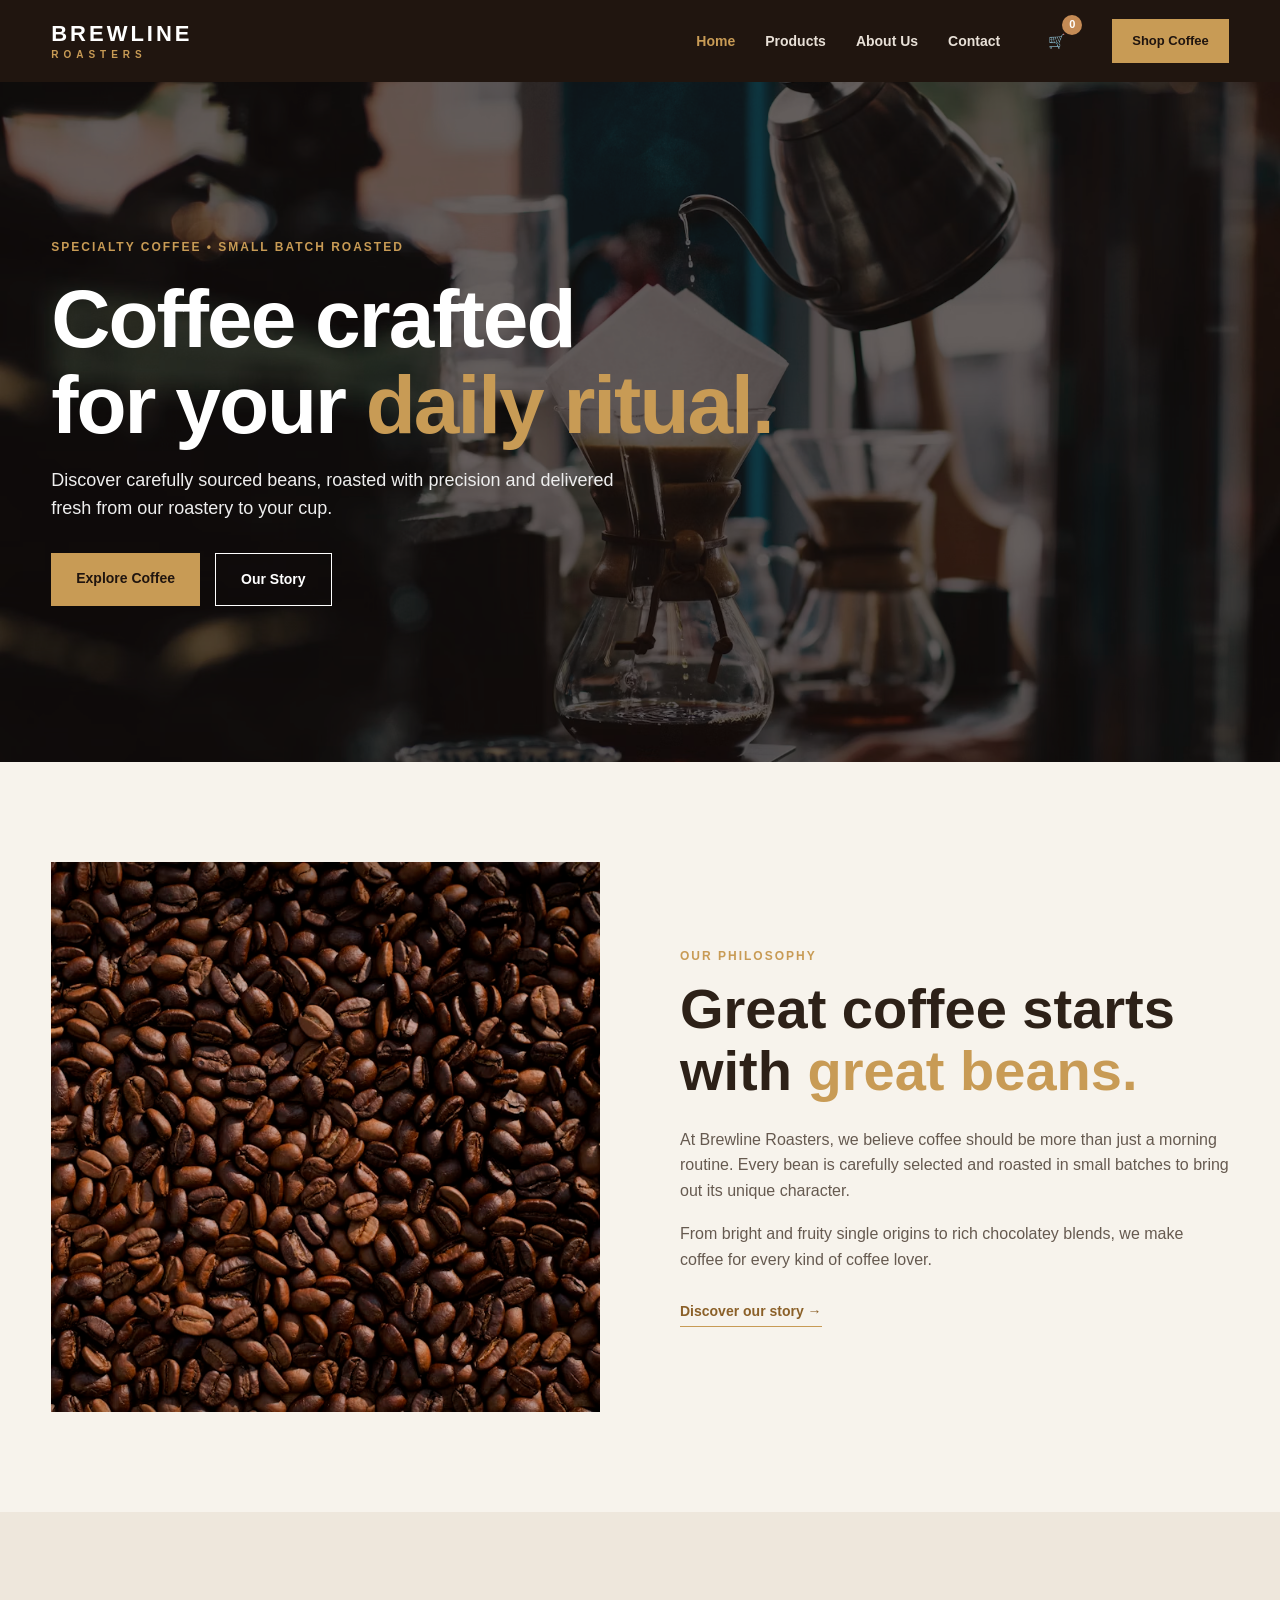
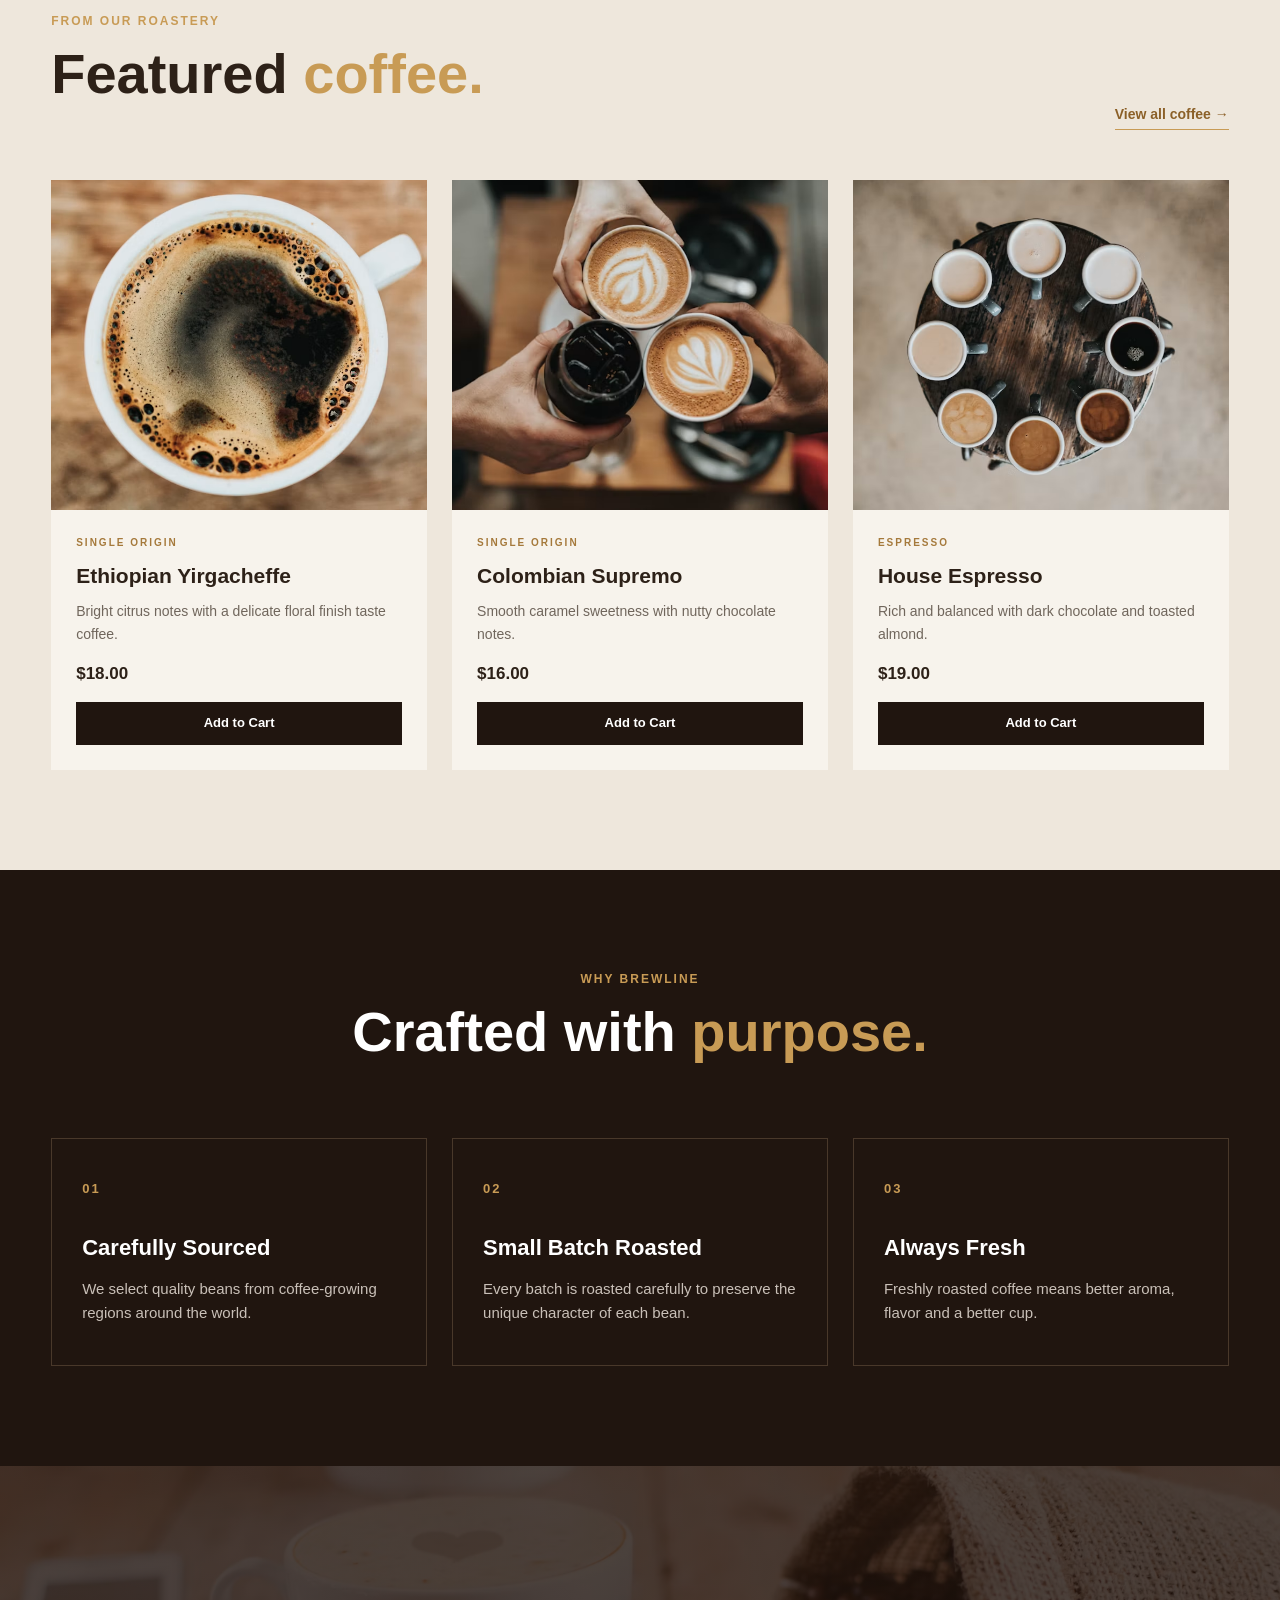
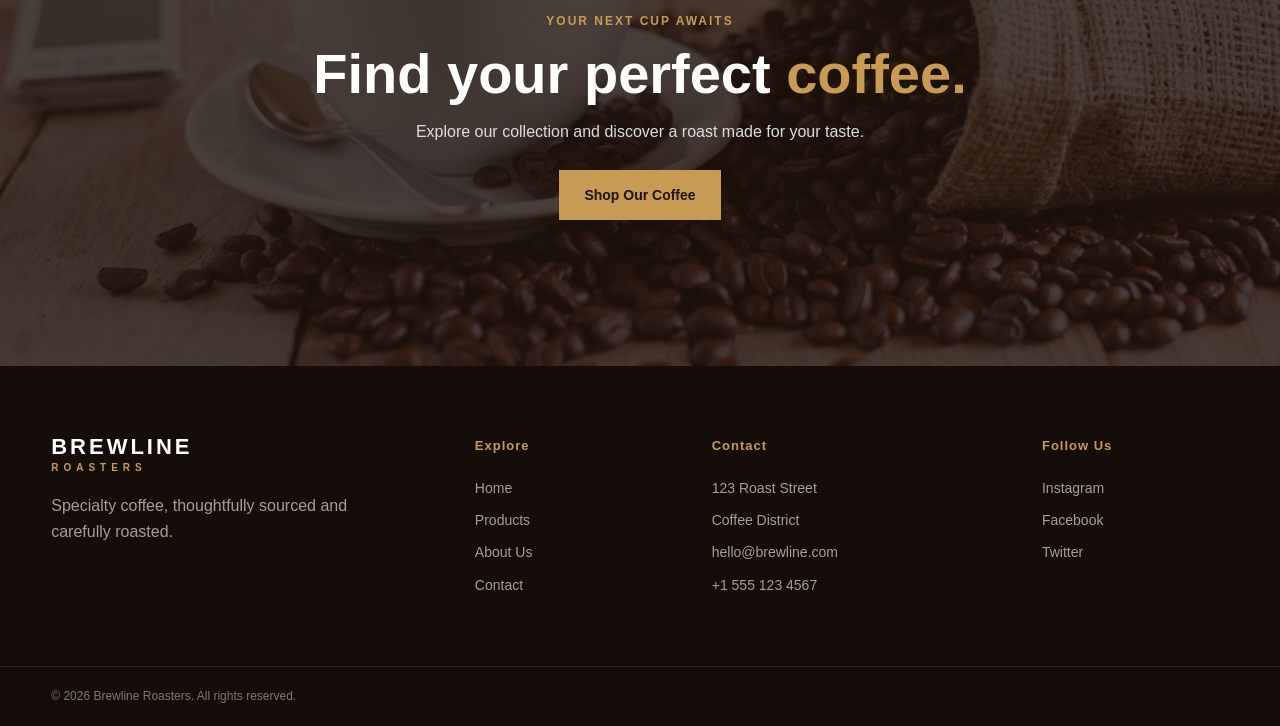
<file: index.html>
<!doctype html>
<html lang="en">
  <head>
    <meta charset="UTF-8" />
    <meta name="viewport" content="width=device-width, initial-scale=1.0" />

    <meta
      name="description"
      content="Brewline Roasters - Specialty coffee roasted with care."
    />

    <title>Brewline Roasters | Specialty Coffee</title>

    <link rel="stylesheet" href="css/style.css" />
  </head>

  <body>
    <!-- ================= HEADER ================= -->

    <header class="site-header">
      <div class="container nav-container">
        <a href="index.html" class="logo">
          <span class="logo-main">BREWLINE</span>
          <span class="logo-sub">ROASTERS</span>
        </a>

        <button
          class="menu-button"
          id="menuButton"
          aria-label="Open navigation menu"
          aria-expanded="false"
        >
          ☰
        </button>

        <nav class="navigation" id="navigation" aria-label="Main navigation">
          <a href="index.html" class="active">Home</a>
          <a href="products.html">Products</a>
          <a href="about.html">About Us</a>
          <a href="contact.html">Contact</a>
          <a href="cart.html" class="cart-link" aria-label="Shopping cart">
            <span class="cart-icon">🛒</span>
            <span class="cart-count" id="cartCount">0</span>
          </a>
        </nav>

        <a href="products.html" class="nav-button"> Shop Coffee </a>
      </div>
    </header>

    <!-- ================= MAIN ================= -->

    <main>
      <!-- HERO -->

      <section class="hero">
        <div class="hero-overlay"></div>

        <div class="container hero-content">
          <p class="hero-small-title">SPECIALTY COFFEE • SMALL BATCH ROASTED</p>

          <h1>
            Coffee crafted<br />
            for your <span>daily ritual.</span>
          </h1>

          <p class="hero-description">
            Discover carefully sourced beans, roasted with precision and
            delivered fresh from our roastery to your cup.
          </p>

          <div class="hero-buttons">
            <a href="products.html" class="button button-primary">
              Explore Coffee
            </a>

            <a href="about.html" class="button button-outline"> Our Story </a>
          </div>
        </div>
      </section>

      <!-- INTRODUCTION -->

      <section class="intro section-padding">
        <div class="container intro-grid">
          <div class="intro-image">
            <img
              src="images/home/1.avif"
              alt="Freshly roasted coffee beans"
            />
          </div>

          <div class="intro-content">
            <p class="section-label">OUR PHILOSOPHY</p>

            <h2>
              Great coffee starts<br />
              with <span>great beans.</span>
            </h2>

            <p>
              At Brewline Roasters, we believe coffee should be more than just a
              morning routine. Every bean is carefully selected and roasted in
              small batches to bring out its unique character.
            </p>

            <p>
              From bright and fruity single origins to rich chocolatey blends,
              we make coffee for every kind of coffee lover.
            </p>

            <a href="about.html" class="text-link"> Discover our story → </a>
          </div>
        </div>
      </section>

      <!-- FEATURED PRODUCTS -->

      <section class="featured section-padding">
        <div class="container">
          <div class="section-heading">
            <div>
              <p class="section-label">FROM OUR ROASTERY</p>

              <h2>Featured <span>coffee.</span></h2>
            </div>

            <a href="products.html" class="text-link"> View all coffee → </a>
          </div>

          <div class="product-grid home-products">
            <article class="product-card">
              <div class="product-image">
                <img
                  src="images/home/2.avif"
                  alt="Ethiopian coffee"
                />
              </div>

              <div class="product-info">
                <p class="product-category">SINGLE ORIGIN</p>

                <h3>Ethiopian Yirgacheffe</h3>

                <p>Bright citrus notes with a delicate floral finish taste coffee.</p>

                <strong>$18.00</strong>
                <button
                  class="add-to-cart"
                  type="button"
                  data-id="ethiopia-yirgacheffe"
                  data-name="Ethiopian Yirgacheffe"
                  data-price="18"
                >
                  Add to Cart
                </button>
              </div>
            </article>

            <article class="product-card">
              <div class="product-image">
                <img
                  src="images/home/3.avif"
                  alt="Colombian coffee"
                />
              </div>

              <div class="product-info">
                <p class="product-category">SINGLE ORIGIN</p>

                <h3>Colombian Supremo</h3>

                <p>Smooth caramel sweetness with nutty chocolate notes.</p>

                <strong>$16.00</strong>
                <button
                  class="add-to-cart"
                  type="button"
                  data-id="colombian-supremo"
                  data-name="Colombian Supremo"
                  data-price="16"
                >
                  Add to Cart
                </button>
              </div>
            </article>

            <article class="product-card">
              <div class="product-image">
                <img
                  src="images/home/4.avif"
                  alt="House espresso coffee"
                />
              </div>

              <div class="product-info">
                <p class="product-category">ESPRESSO</p>

                <h3>House Espresso</h3>

                <p>Rich and balanced with dark chocolate and toasted almond.</p>

                <strong>$19.00</strong>
                <button
                  class="add-to-cart"
                  type="button"
                  data-id="house-espresso"
                  data-name="House Espresso"
                  data-price="19"
                >
                  Add to Cart
                </button>
              </div>
            </article>
          </div>
        </div>
      </section>

      <!-- WHY BREWLINE -->

      <section class="values section-padding">
        <div class="container">
          <div class="section-heading centered">
            <div>
              <p class="section-label">WHY BREWLINE</p>

              <h2>Crafted with <span>purpose.</span></h2>
            </div>
          </div>

          <div class="values-grid">
            <article class="value-card">
              <div class="value-number">01</div>

              <h3>Carefully Sourced</h3>

              <p>
                We select quality beans from coffee-growing regions around the
                world.
              </p>
            </article>

            <article class="value-card">
              <div class="value-number">02</div>

              <h3>Small Batch Roasted</h3>

              <p>
                Every batch is roasted carefully to preserve the unique
                character of each bean.
              </p>
            </article>

            <article class="value-card">
              <div class="value-number">03</div>

              <h3>Always Fresh</h3>

              <p>
                Freshly roasted coffee means better aroma, flavor and a better
                cup.
              </p>
            </article>
          </div>
        </div>
      </section>

      <!-- CALL TO ACTION -->

      <section class="cta">
        <div class="container cta-content">
          <p class="section-label">YOUR NEXT CUP AWAITS</p>

          <h2>Find your perfect <span>coffee.</span></h2>

          <p>
            Explore our collection and discover a roast made for your taste.
          </p>

          <a href="products.html" class="button button-primary">
            Shop Our Coffee
          </a>
        </div>
      </section>
    </main>

    <!-- ================= FOOTER ================= -->

    <footer class="site-footer">
      <div class="container footer-grid">
        <div class="footer-brand">
          <a href="index.html" class="logo footer-logo">
            <span class="logo-main">BREWLINE</span>
            <span class="logo-sub">ROASTERS</span>
          </a>

          <p>Specialty coffee, thoughtfully sourced and carefully roasted.</p>
        </div>

        <div class="footer-column">
          <h3>Explore</h3>

          <a href="index.html">Home</a>
          <a href="products.html">Products</a>
          <a href="about.html">About Us</a>
          <a href="contact.html">Contact</a>
        </div>

        <div class="footer-column">
          <h3>Contact</h3>

          <p>123 Roast Street</p>
          <p>Coffee District</p>
          <p>hello@brewline.com</p>
          <p>+1 555 123 4567</p>
        </div>

        <div class="footer-column">
          <h3>Follow Us</h3>

          <a href="#">Instagram</a>
          <a href="#">Facebook</a>
          <a href="#">Twitter</a>
        </div>
      </div>

      <div class="footer-bottom">
        <div class="container">
          <p>© 2026 Brewline Roasters. All rights reserved.</p>
        </div>
      </div>
    </footer>

    <script src="js/script.js"></script>
  </body>
</html>
</file>
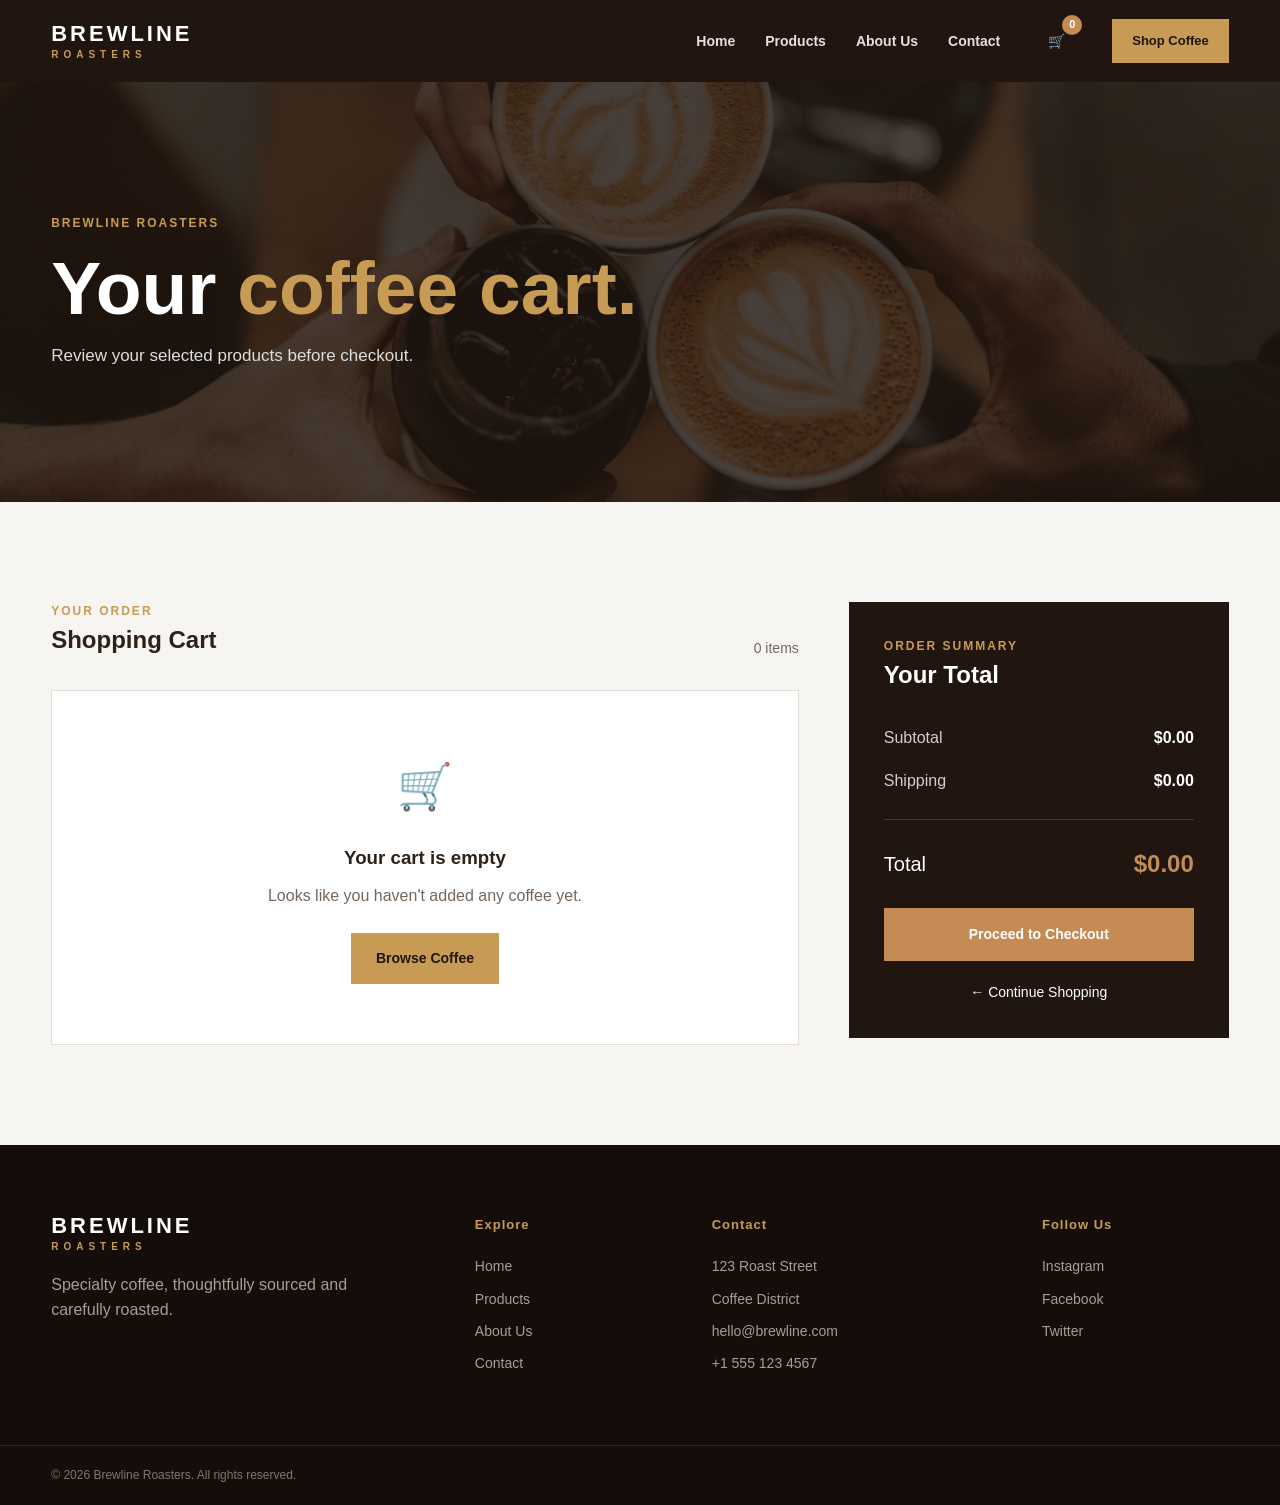
<file: cart.html>
<!doctype html>
<html lang="en">
  <head>
    <meta charset="UTF-8" />
    <meta name="viewport" content="width=device-width, initial-scale=1.0" />

    <meta name="description" content="Your Brewline Roasters shopping cart." />

    <title>Your Cart | Brewline Roasters</title>

    <link rel="stylesheet" href="css/style.css" />
  </head>

  <body>
    <!-- ================= HEADER ================= -->

    <header class="site-header">
      <div class="container nav-container">
        <a href="index.html" class="logo">
          <span class="logo-main">BREWLINE</span>
          <span class="logo-sub">ROASTERS</span>
        </a>

        <button
          class="menu-button"
          id="menuButton"
          aria-label="Open navigation menu"
          aria-expanded="false"
        >
          ☰
        </button>

        <nav class="navigation" id="navigation" aria-label="Main navigation">
          <a href="index.html">Home</a>
          <a href="products.html">Products</a>
          <a href="about.html">About Us</a>
          <a href="contact.html">Contact</a>

          <a
            href="cart.html"
            class="cart-link active"
            aria-label="Shopping cart"
          >
            <span class="cart-icon">🛒</span>
            <span class="cart-count" id="cartCount">0</span>
          </a>
        </nav>

        <a href="products.html" class="nav-button"> Shop Coffee </a>
      </div>
    </header>

    <!-- ================= MAIN ================= -->

    <main>
      <!-- CART HERO -->

      <section class="page-hero cart-hero">
        <div class="container page-hero-content">
          <p class="section-label">BREWLINE ROASTERS</p>

          <h1>Your <span>coffee cart.</span></h1>

          <p>Review your selected products before checkout.</p>
        </div>
      </section>

      <!-- CART SECTION -->

      <section class="cart-section section-padding">
        <div class="container">
          <div class="cart-layout">
            <!-- CART ITEMS -->

            <div class="cart-items-wrapper">
              <div class="cart-heading">
                <div>
                  <p class="section-label">YOUR ORDER</p>

                  <h2>Shopping Cart</h2>
                </div>

                <span id="cartItemCount"> 0 items </span>
              </div>

              <div id="cartItems" class="cart-items">
                <!-- JavaScript will insert products here -->
              </div>

              <div id="emptyCart" class="empty-cart">
                <div class="empty-cart-icon">🛒</div>

                <h3>Your cart is empty</h3>

                <p>Looks like you haven't added any coffee yet.</p>

                <a href="products.html" class="button button-primary">
                  Browse Coffee
                </a>
              </div>
            </div>

            <!-- ORDER SUMMARY -->

            <aside class="cart-summary">
              <p class="section-label">ORDER SUMMARY</p>

              <h2>Your Total</h2>

              <div class="summary-row">
                <span>Subtotal</span>
                <strong id="cartSubtotal"> $0.00 </strong>
              </div>

              <div class="summary-row">
                <span>Shipping</span>
                <strong id="cartShipping"> $0.00 </strong>
              </div>

              <div class="summary-divider"></div>

              <div class="summary-total">
                <span>Total</span>
                <strong id="cartTotal"> $0.00 </strong>
              </div>

              <button type="button" class="checkout-button" id="checkoutButton">
                Proceed to Checkout
              </button>

              <a href="products.html" class="continue-shopping">
                ← Continue Shopping
              </a>
            </aside>
          </div>
        </div>
      </section>
    </main>

    <!-- ================= FOOTER ================= -->

    <footer class="site-footer">
      <div class="container footer-grid">
        <div class="footer-brand">
          <a href="index.html" class="logo footer-logo">
            <span class="logo-main">BREWLINE</span>
            <span class="logo-sub">ROASTERS</span>
          </a>

          <p>Specialty coffee, thoughtfully sourced and carefully roasted.</p>
        </div>

        <div class="footer-column">
          <h3>Explore</h3>

          <a href="index.html">Home</a>
          <a href="products.html">Products</a>
          <a href="about.html">About Us</a>
          <a href="contact.html">Contact</a>
        </div>

        <div class="footer-column">
          <h3>Contact</h3>

          <p>123 Roast Street</p>
          <p>Coffee District</p>
          <p>hello@brewline.com</p>
          <p>+1 555 123 4567</p>
        </div>

        <div class="footer-column">
          <h3>Follow Us</h3>

          <a href="#">Instagram</a>
          <a href="#">Facebook</a>
          <a href="#">Twitter</a>
        </div>
      </div>

      <div class="footer-bottom">
        <div class="container">
          <p>© 2026 Brewline Roasters. All rights reserved.</p>
        </div>
      </div>
    </footer>

    <script src="js/script.js"></script>
  </body>
</html>
</file>
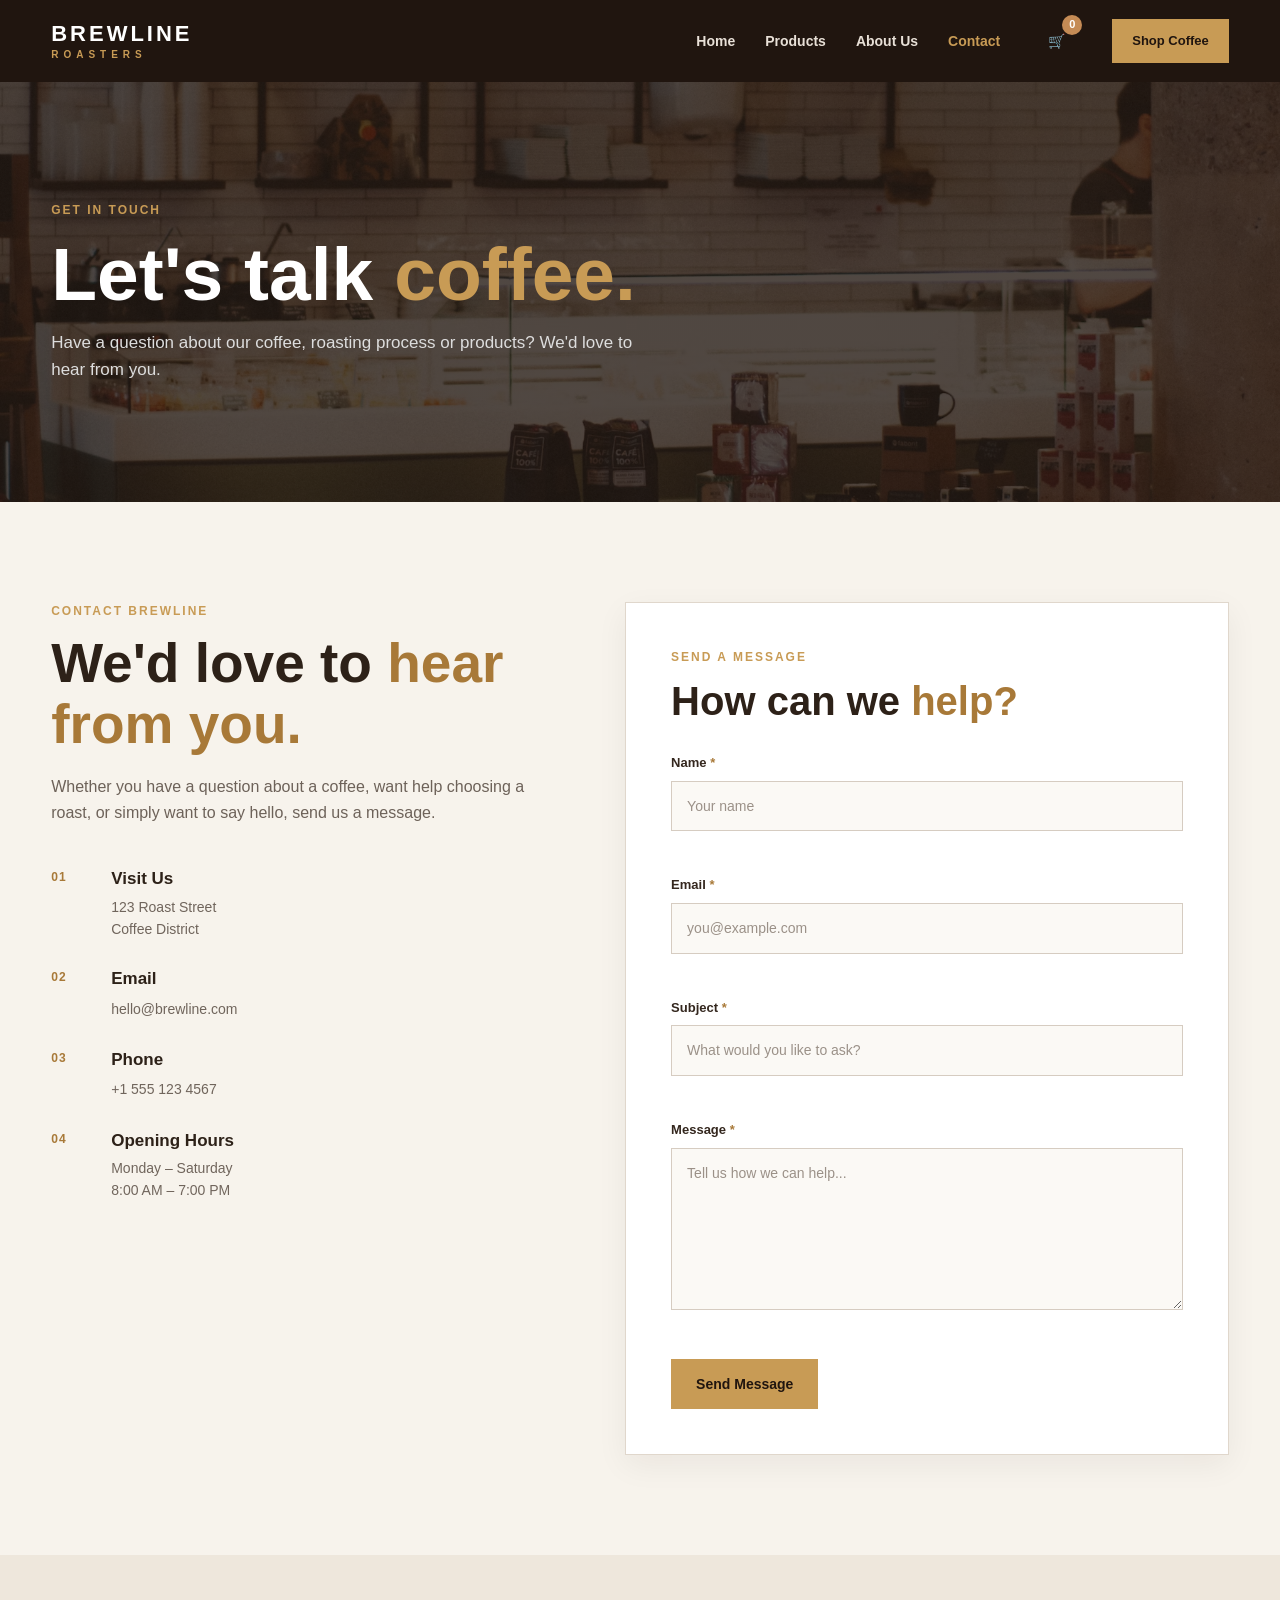
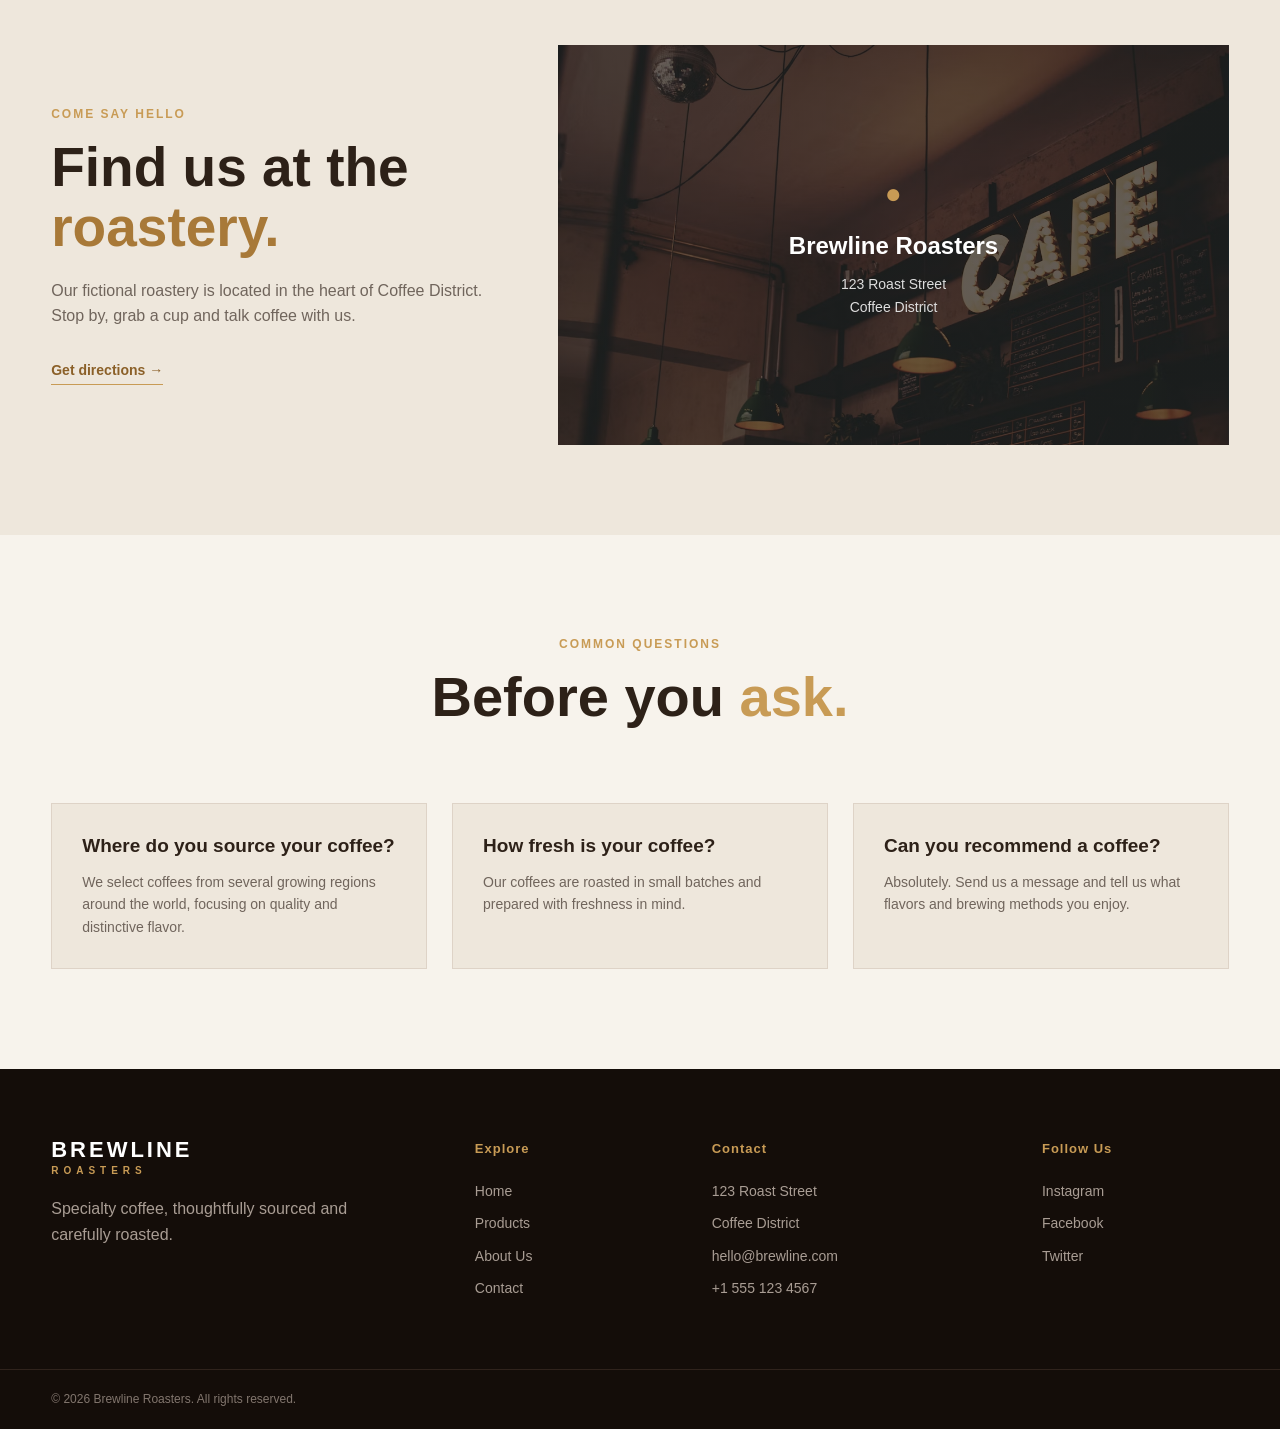
<file: contact.html>
<!doctype html>
<html lang="en">
  <head>
    <meta charset="UTF-8" />
    <meta name="viewport" content="width=device-width, initial-scale=1.0" />

    <meta
      name="description"
      content="Contact Brewline Roasters for questions, coffee recommendations and more."
    />

    <title>Contact | Brewline Roasters</title>

    <link rel="stylesheet" href="css/style.css" />
  </head>

  <body>
    <!-- ================= HEADER ================= -->

    <header class="site-header">
      <div class="container nav-container">
        <a href="index.html" class="logo">
          <span class="logo-main">BREWLINE</span>
          <span class="logo-sub">ROASTERS</span>
        </a>

        <button
          class="menu-button"
          id="menuButton"
          aria-label="Open navigation menu"
          aria-expanded="false"
        >
          ☰
        </button>

        <nav class="navigation" id="navigation" aria-label="Main navigation">
          <a href="index.html">Home</a>
          <a href="products.html">Products</a>
          <a href="about.html">About Us</a>
          <a href="contact.html" class="active">Contact</a>
          <a href="cart.html" class="cart-link" aria-label="Shopping cart">
            <span class="cart-icon">🛒</span>
            <span class="cart-count" id="cartCount">0</span>
          </a>
        </nav>

        <a href="products.html" class="nav-button"> Shop Coffee </a>
      </div>
    </header>

    <!-- ================= MAIN ================= -->

    <main>
      <!-- CONTACT HERO -->

      <section class="page-hero contact-hero">
        <div class="container page-hero-content">
          <p class="section-label">GET IN TOUCH</p>

          <h1>
            Let's talk
            <span>coffee.</span>
          </h1>

          <p>
            Have a question about our coffee, roasting process or products? We'd
            love to hear from you.
          </p>
        </div>
      </section>

      <!-- CONTACT SECTION -->

      <section class="contact-section section-padding">
        <div class="container contact-grid">
          <!-- CONTACT INFORMATION -->

          <div class="contact-info">
            <p class="section-label">CONTACT BREWLINE</p>

            <h2>
              We'd love to
              <span>hear from you.</span>
            </h2>

            <p class="contact-intro">
              Whether you have a question about a coffee, want help choosing a
              roast, or simply want to say hello, send us a message.
            </p>

            <div class="contact-details">
              <div class="contact-detail">
                <div class="contact-icon">01</div>

                <div>
                  <h3>Visit Us</h3>

                  <p>
                    123 Roast Street<br />
                    Coffee District
                  </p>
                </div>
              </div>

              <div class="contact-detail">
                <div class="contact-icon">02</div>

                <div>
                  <h3>Email</h3>

                  <a href="mailto:hello@brewline.com"> hello@brewline.com </a>
                </div>
              </div>

              <div class="contact-detail">
                <div class="contact-icon">03</div>

                <div>
                  <h3>Phone</h3>

                  <a href="tel:+15551234567"> +1 555 123 4567 </a>
                </div>
              </div>

              <div class="contact-detail">
                <div class="contact-icon">04</div>

                <div>
                  <h3>Opening Hours</h3>

                  <p>
                    Monday – Saturday<br />
                    8:00 AM – 7:00 PM
                  </p>
                </div>
              </div>
            </div>
          </div>

          <!-- CONTACT FORM -->

          <div class="contact-form-wrapper">
            <div class="form-header">
              <p class="section-label">SEND A MESSAGE</p>

              <h2>
                How can we
                <span>help?</span>
              </h2>
            </div>

            <form id="contactForm" class="contact-form" novalidate>
              <!-- NAME -->

              <div class="form-group">
                <label for="name"> Name <span>*</span> </label>

                <input
                  type="text"
                  id="name"
                  name="name"
                  placeholder="Your name"
                  autocomplete="name"
                  required
                  minlength="2"
                  aria-describedby="nameError"
                />

                <small
                  class="form-error"
                  id="nameError"
                  aria-live="polite"
                ></small>
              </div>

              <!-- EMAIL -->

              <div class="form-group">
                <label for="email"> Email <span>*</span> </label>

                <input
                  type="email"
                  id="email"
                  name="email"
                  placeholder="you@example.com"
                  autocomplete="email"
                  required
                  aria-describedby="emailError"
                />

                <small
                  class="form-error"
                  id="emailError"
                  aria-live="polite"
                ></small>
              </div>

              <!-- SUBJECT -->

              <div class="form-group">
                <label for="subject"> Subject <span>*</span> </label>

                <input
                  type="text"
                  id="subject"
                  name="subject"
                  placeholder="What would you like to ask?"
                  required
                  minlength="3"
                  aria-describedby="subjectError"
                />

                <small
                  class="form-error"
                  id="subjectError"
                  aria-live="polite"
                ></small>
              </div>

              <!-- MESSAGE -->

              <div class="form-group">
                <label for="message"> Message <span>*</span> </label>

                <textarea
                  id="message"
                  name="message"
                  rows="6"
                  placeholder="Tell us how we can help..."
                  required
                  minlength="10"
                  aria-describedby="messageError"
                ></textarea>

                <small
                  class="form-error"
                  id="messageError"
                  aria-live="polite"
                ></small>
              </div>

              <!-- FORM BUTTON -->

              <button type="submit" class="button button-primary form-submit">
                Send Message
              </button>

              <!-- SUCCESS MESSAGE -->

              <div
                class="form-success"
                id="formSuccess"
                role="status"
                aria-live="polite"
              ></div>
            </form>
          </div>
        </div>
      </section>

      <!-- VISIT US -->

      <section class="contact-visit">
        <div class="container contact-visit-grid">
          <div class="visit-content">
            <p class="section-label">COME SAY HELLO</p>

            <h2>
              Find us at the
              <span>roastery.</span>
            </h2>

            <p>
              Our fictional roastery is located in the heart of Coffee District.
              Stop by, grab a cup and talk coffee with us.
            </p>

            <a
              href="https://maps.google.com"
              target="_blank"
              rel="noopener noreferrer"
              class="text-link"
            >
              Get directions →
            </a>
          </div>

          <div class="map-placeholder">
            <div class="map-content">
              <span class="map-pin"> ● </span>

              <h3>Brewline Roasters</h3>

              <p>
                123 Roast Street<br />
                Coffee District
              </p>
            </div>
          </div>
        </div>
      </section>

      <!-- FAQ -->

      <section class="faq-section section-padding">
        <div class="container">
          <div class="section-heading centered">
            <div>
              <p class="section-label">COMMON QUESTIONS</p>

              <h2>
                Before you
                <span>ask.</span>
              </h2>
            </div>
          </div>

          <div class="faq-grid">
            <article class="faq-item">
              <h3>Where do you source your coffee?</h3>

              <p>
                We select coffees from several growing regions around the world,
                focusing on quality and distinctive flavor.
              </p>
            </article>

            <article class="faq-item">
              <h3>How fresh is your coffee?</h3>

              <p>
                Our coffees are roasted in small batches and prepared with
                freshness in mind.
              </p>
            </article>

            <article class="faq-item">
              <h3>Can you recommend a coffee?</h3>

              <p>
                Absolutely. Send us a message and tell us what flavors and
                brewing methods you enjoy.
              </p>
            </article>
          </div>
        </div>
      </section>
    </main>

    <!-- ================= FOOTER ================= -->

    <footer class="site-footer">
      <div class="container footer-grid">
        <div class="footer-brand">
          <a href="index.html" class="logo footer-logo">
            <span class="logo-main">BREWLINE</span>
            <span class="logo-sub">ROASTERS</span>
          </a>

          <p>Specialty coffee, thoughtfully sourced and carefully roasted.</p>
        </div>

        <div class="footer-column">
          <h3>Explore</h3>

          <a href="index.html">Home</a>
          <a href="products.html">Products</a>
          <a href="about.html">About Us</a>
          <a href="contact.html">Contact</a>
        </div>

        <div class="footer-column">
          <h3>Contact</h3>

          <p>123 Roast Street</p>
          <p>Coffee District</p>
          <p>hello@brewline.com</p>
          <p>+1 555 123 4567</p>
        </div>

        <div class="footer-column">
          <h3>Follow Us</h3>

          <a href="#">Instagram</a>
          <a href="#">Facebook</a>
          <a href="#">Twitter</a>
        </div>
      </div>

      <div class="footer-bottom">
        <div class="container">
          <p>© 2026 Brewline Roasters. All rights reserved.</p>
        </div>
      </div>
    </footer>

    <script src="js/script.js"></script>
  </body>
</html>
</file>
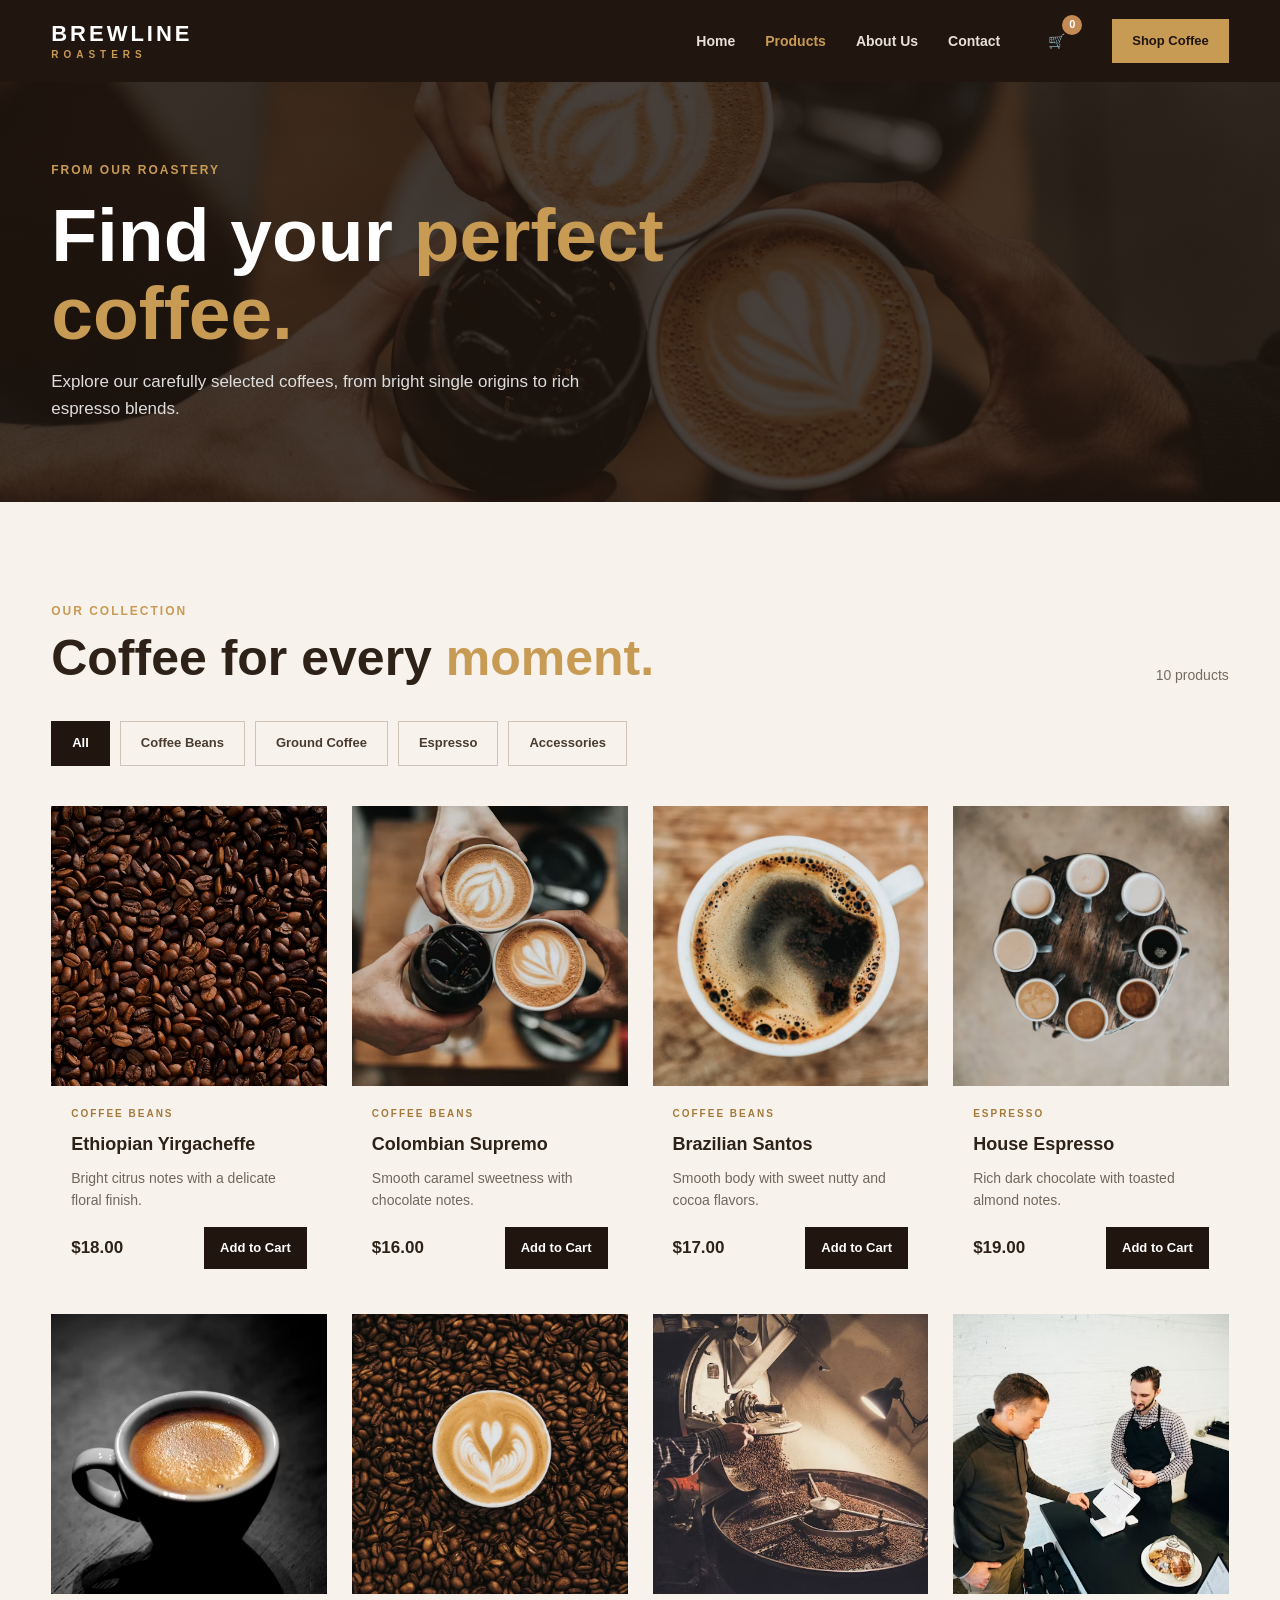
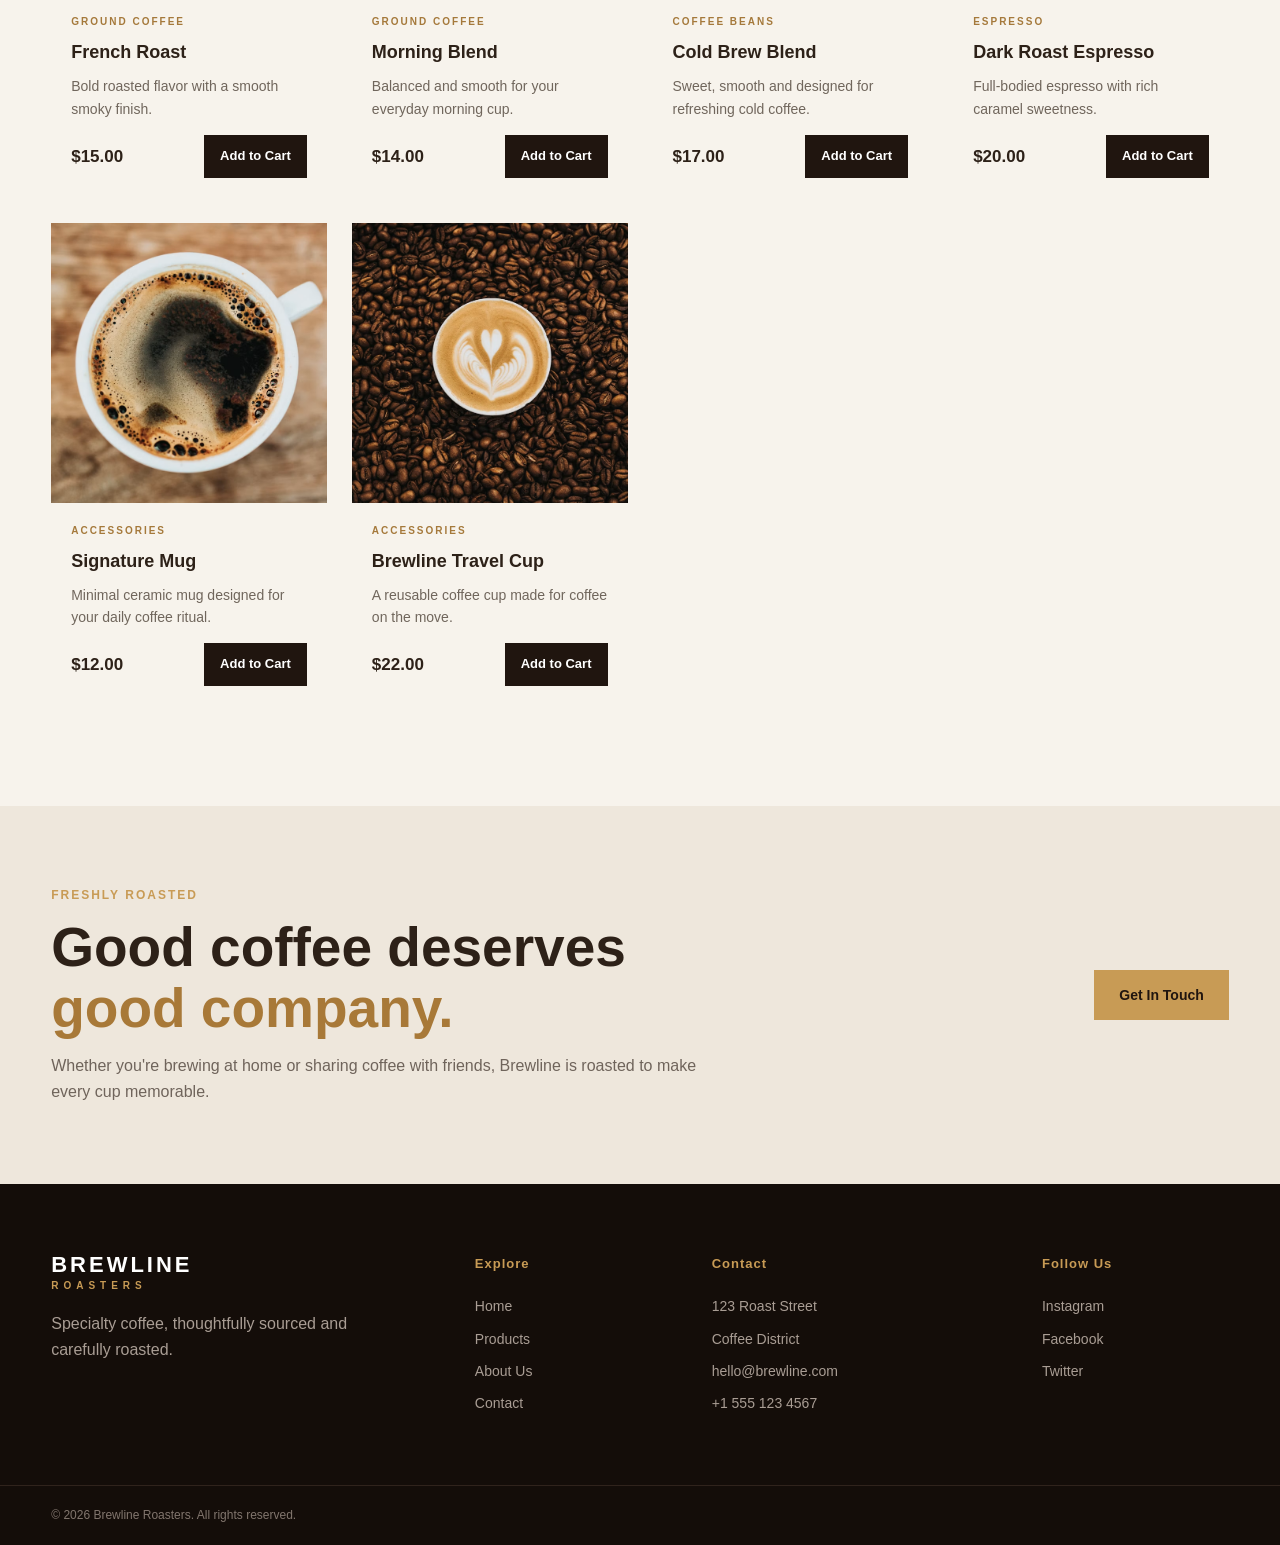
<file: products.html>
<!doctype html>
<html lang="en">
  <head>
    <meta charset="UTF-8" />
    <meta name="viewport" content="width=device-width, initial-scale=1.0" />

    <meta
      name="description"
      content="Explore the specialty coffee collection from Brewline Roasters."
    />

    <title>Products | Brewline Roasters</title>

    <link rel="stylesheet" href="css/style.css" />
  </head>

  <body>
    <!-- ================= HEADER ================= -->

    <header class="site-header">
      <div class="container nav-container">
        <a href="index.html" class="logo">
          <span class="logo-main">BREWLINE</span>
          <span class="logo-sub">ROASTERS</span>
        </a>

        <button
          class="menu-button"
          id="menuButton"
          aria-label="Open navigation menu"
          aria-expanded="false"
        >
          ☰
        </button>

        <nav class="navigation" id="navigation" aria-label="Main navigation">
          <a href="index.html">Home</a>
          <a href="products.html" class="active">Products</a>
          <a href="about.html">About Us</a>
          <a href="contact.html">Contact</a>
          <a href="cart.html" class="cart-link" aria-label="Shopping cart">
            <span class="cart-icon">🛒</span>
            <span class="cart-count" id="cartCount">0</span>
          </a>
        </nav>

        <a href="products.html" class="nav-button"> Shop Coffee </a>
      </div>
    </header>

    <!-- ================= MAIN ================= -->

    <main>
      <!-- PRODUCTS HERO -->

      <section class="page-hero">
        <div class="container page-hero-content">
          <p class="section-label">FROM OUR ROASTERY</p>

          <h1>Find your <span>perfect coffee.</span></h1>

          <p>
            Explore our carefully selected coffees, from bright single origins
            to rich espresso blends.
          </p>
        </div>
      </section>

      <!-- PRODUCT COLLECTION -->

      <section class="products-section section-padding">
        <div class="container">
          <div class="products-header">
            <div>
              <p class="section-label">OUR COLLECTION</p>

              <h2>Coffee for every <span>moment.</span></h2>
            </div>

            <p class="products-count" id="productsCount">10 products</p>
          </div>

          <!-- FILTER BUTTONS -->

          <div class="filter-buttons" aria-label="Product categories">
            <button class="filter-button active" data-category="all">
              All
            </button>

            <button class="filter-button" data-category="beans">
              Coffee Beans
            </button>

            <button class="filter-button" data-category="ground">
              Ground Coffee
            </button>

            <button class="filter-button" data-category="espresso">
              Espresso
            </button>

            <button class="filter-button" data-category="accessories">
              Accessories
            </button>
          </div>

          <!-- PRODUCT GRID -->

          <div class="product-grid products-page-grid" id="productGrid">
            <!-- PRODUCT 1 -->

            <article class="product-card" data-category="beans">
              <div class="product-image">
                <img
                  src="images/products/1.avif"
                  alt="Ethiopian Yirgacheffe coffee beans"
                />
              </div>

              <div class="product-info">
                <p class="product-category">COFFEE BEANS</p>

                <h3>Ethiopian Yirgacheffe</h3>

                <p>Bright citrus notes with a delicate floral finish.</p>

                <div class="product-bottom">
                  <strong>$18.00</strong>

                  <button
                    class="add-to-cart"
                    data-id="ethiopia-yirgacheffe"
                    data-name="Ethiopia Yirgacheffe"
                    data-price="18"
                  >
                    Add to Cart
                  </button>
                </div>
              </div>
            </article>

            <!-- PRODUCT 2 -->

            <article class="product-card" data-category="beans">
              <div class="product-image">
                <img
                  src="images/products/2.avif"
                  alt="Colombian Supremo coffee"
                />
              </div>

              <div class="product-info">
                <p class="product-category">COFFEE BEANS</p>

                <h3>Colombian Supremo</h3>

                <p>Smooth caramel sweetness with chocolate notes.</p>

                <div class="product-bottom">
                  <strong>$16.00</strong>

                  <button
                    class="add-to-cart"
                    type="button"
                    data-id="colombian-supremo"
                    data-name="Colombian Supremo"
                    data-price="16"
                  >
                    Add to Cart
                  </button>
                </div>
              </div>
            </article>

            <!-- PRODUCT 3 -->

            <article class="product-card" data-category="beans">
              <div class="product-image">
                <img
                  src="images/products/3.avif"
                  alt="Brazilian Santos coffee beans"
                />
              </div>

              <div class="product-info">
                <p class="product-category">COFFEE BEANS</p>

                <h3>Brazilian Santos</h3>

                <p>Smooth body with sweet nutty and cocoa flavors.</p>

                <div class="product-bottom">
                  <strong>$17.00</strong>

                  <button
                    class="add-to-cart"
                    type="button"
                    data-id="brazilian-santos"
                    data-name="Brazilian Santos"
                    data-price="17"
                  >
                    Add to Cart
                  </button>
                </div>
              </div>
            </article>

            <!-- PRODUCT 4 -->

            <article class="product-card" data-category="espresso">
              <div class="product-image">
                <img
                  src="images/products/4.avif"
                  alt="Brewline house espresso"
                />
              </div>

              <div class="product-info">
                <p class="product-category">ESPRESSO</p>

                <h3>House Espresso</h3>

                <p>Rich dark chocolate with toasted almond notes.</p>

                <div class="product-bottom">
                  <strong>$19.00</strong>

                  <button
                    class="add-to-cart"
                    type="button"
                    data-id="house-espresso"
                    data-name="House Espresso"
                    data-price="19"
                  >
                    Add to Cart
                  </button>
                </div>
              </div>
            </article>

            <!-- PRODUCT 5 -->

            <article class="product-card" data-category="ground">
              <div class="product-image">
                <img
                  src="images/products/5.avif"
                  alt="French Roast ground coffee"
                />
              </div>

              <div class="product-info">
                <p class="product-category">GROUND COFFEE</p>

                <h3>French Roast</h3>

                <p>Bold roasted flavor with a smooth smoky finish.</p>

                <div class="product-bottom">
                  <strong>$15.00</strong>

                  <button
                    class="add-to-cart"
                    type="button"
                    data-id="french-roast"
                    data-name="French Roast"
                    data-price="15"
                  >
                    Add to Cart
                  </button>
                </div>
              </div>
            </article>

            <!-- PRODUCT 6 -->

            <article class="product-card" data-category="ground">
              <div class="product-image">
                <img
                  src="images/products/6.avif"
                  alt="Brewline morning blend coffee"
                />
              </div>

              <div class="product-info">
                <p class="product-category">GROUND COFFEE</p>

                <h3>Morning Blend</h3>

                <p>Balanced and smooth for your everyday morning cup.</p>

                <div class="product-bottom">
                  <strong>$14.00</strong>

                  <button
                    class="add-to-cart"
                    type="button"
                    data-id="morning-blend"
                    data-name="Morning Blend"
                    data-price="14"
                  >
                    Add to Cart
                  </button>
                </div>
              </div>
            </article>

            <!-- PRODUCT 7 -->

            <article class="product-card" data-category="beans">
              <div class="product-image">
                <img
                  src="images/products/7.avif"
                  alt="Cold Brew Blend coffee beans"
                />
              </div>

              <div class="product-info">
                <p class="product-category">COFFEE BEANS</p>

                <h3>Cold Brew Blend</h3>

                <p>Sweet, smooth and designed for refreshing cold coffee.</p>

                <div class="product-bottom">
                  <strong>$17.00</strong>

                  <button
                    class="add-to-cart"
                    type="button"
                    data-id="cold-brew-blend"
                    data-name="Cold Brew Blend"
                    data-price="17"
                  >
                    Add to Cart
                  </button>
                </div>
              </div>
            </article>

            <!-- PRODUCT 8 -->

            <article class="product-card" data-category="espresso">
              <div class="product-image">
                <img
                  src="images/products/8.avif"
                  alt="Dark roast espresso coffee"
                />
              </div>

              <div class="product-info">
                <p class="product-category">ESPRESSO</p>

                <h3>Dark Roast Espresso</h3>

                <p>Full-bodied espresso with rich caramel sweetness.</p>

                <div class="product-bottom">
                  <strong>$20.00</strong>

                  <button
                    class="add-to-cart"
                    type="button"
                    data-id="dark-roast-espresso"
                    data-name="Dark Roast Espresso"
                    data-price="20"
                  >
                    Add to Cart
                  </button>
                </div>
              </div>
            </article>

            <!-- PRODUCT 9 -->

            <article class="product-card" data-category="accessories">
              <div class="product-image">
                <img
                  src="images/products/9.avif"
                  alt="Brewline ceramic coffee mug"
                />
              </div>

              <div class="product-info">
                <p class="product-category">ACCESSORIES</p>

                <h3>Signature Mug</h3>

                <p>
                  Minimal ceramic mug designed for your daily coffee ritual.
                </p>

                <div class="product-bottom">
                  <strong>$12.00</strong>

                  <button
                    class="add-to-cart"
                    type="button"
                    data-id="signature-mug"
                    data-name="Signature Mug"
                    data-price="12"
                  >
                    Add to Cart
                  </button>
                </div>
              </div>
            </article>

            <!-- PRODUCT 10 -->

            <article class="product-card" data-category="accessories">
              <div class="product-image">
                <img
                  src="images/products/10.avif"
                  alt="Brewline reusable coffee cup"
                />
              </div>

              <div class="product-info">
                <p class="product-category">ACCESSORIES</p>

                <h3>Brewline Travel Cup</h3>

                <p>A reusable coffee cup made for coffee on the move.</p>

                <div class="product-bottom">
                  <strong>$22.00</strong>

                  <button
                    class="add-to-cart"
                    type="button"
                    data-id="brewline-travel-cup"
                    data-name="Brewline Travel Cup"
                    data-price="22"
                  >
                    Add to Cart
                  </button>
                </div>
              </div>
            </article>
          </div>

          <!-- NO RESULTS -->

          <p class="no-products" id="noProducts">
            No products found in this category.
          </p>
        </div>
      </section>

      <!-- COFFEE PROMO -->

      <section class="coffee-promo">
        <div class="container coffee-promo-content">
          <div>
            <p class="section-label">FRESHLY ROASTED</p>

            <h2>
              Good coffee deserves
              <span>good company.</span>
            </h2>

            <p>
              Whether you're brewing at home or sharing coffee with friends,
              Brewline is roasted to make every cup memorable.
            </p>
          </div>

          <a href="contact.html" class="button button-primary">
            Get In Touch
          </a>
        </div>
      </section>
    </main>

    <!-- ================= FOOTER ================= -->

    <footer class="site-footer">
      <div class="container footer-grid">
        <div class="footer-brand">
          <a href="index.html" class="logo footer-logo">
            <span class="logo-main">BREWLINE</span>
            <span class="logo-sub">ROASTERS</span>
          </a>

          <p>Specialty coffee, thoughtfully sourced and carefully roasted.</p>
        </div>

        <div class="footer-column">
          <h3>Explore</h3>

          <a href="index.html">Home</a>
          <a href="products.html">Products</a>
          <a href="about.html">About Us</a>
          <a href="contact.html">Contact</a>
        </div>

        <div class="footer-column">
          <h3>Contact</h3>

          <p>123 Roast Street</p>
          <p>Coffee District</p>
          <p>hello@brewline.com</p>
          <p>+1 555 123 4567</p>
        </div>

        <div class="footer-column">
          <h3>Follow Us</h3>

          <a href="#">Instagram</a>
          <a href="#">Facebook</a>
          <a href="#">Twitter</a>
        </div>
      </div>

      <div class="footer-bottom">
        <div class="container">
          <p>© 2026 Brewline Roasters. All rights reserved.</p>
        </div>
      </div>
    </footer>

    <script src="js/script.js"></script>
  </body>
</html>
</file>
<file: css/style.css>
/* =====================================================
   RESET
===================================================== */

* {
  margin: 0;
  padding: 0;
  box-sizing: border-box;
}

html {
  scroll-behavior: smooth;
}

body {
  font-family: Arial, Helvetica, sans-serif;
  background: #f7f3ec;
  color: #2d2118;
  line-height: 1.6;
}

img {
  display: block;
  width: 100%;
}

a {
  text-decoration: none;
  color: inherit;
}

button,
input,
textarea,
select {
  font: inherit;
}

.container {
  width: min(1200px, 92%);
  margin: 0 auto;
}

/* =====================================================
   HEADER
===================================================== */

.site-header {
  background: #20150f;
  color: white;
  position: sticky;
  top: 0;
  z-index: 1000;
}

.nav-container {
  min-height: 82px;

  display: flex;
  align-items: center;
  gap: 35px;
}

.logo {
  display: flex;
  flex-direction: column;

  line-height: 1;
}

.logo-main {
  font-size: 22px;
  font-weight: 800;
  letter-spacing: 3px;
}

.logo-sub {
  color: #c89b55;
  font-size: 10px;
  font-weight: 700;
  letter-spacing: 5px;
  margin-top: 5px;
}

.navigation {
  display: flex;
  align-items: center;
  gap: 30px;

  margin-left: auto;
}

.navigation a {
  font-size: 14px;
  font-weight: 600;
  color: #e8e0d7;

  transition: color 0.3s ease;
}

.navigation a:hover,
.navigation a.active {
  color: #c89b55;
}

.nav-button {
  background: #c89b55;
  color: #20150f;

  padding: 12px 20px;

  font-size: 13px;
  font-weight: 800;

  transition: 0.3s ease;
}

.nav-button:hover {
  background: #e0b875;
}

.menu-button {
  display: none;

  border: 0;
  background: transparent;
  color: white;

  font-size: 26px;
  cursor: pointer;
}
/* =====================================================
   SHOPPING CART
===================================================== */

.cart-link {
  position: relative;
  display: flex;
  align-items: center;
  justify-content: center;
  width: 42px;
  height: 42px;
  color: #ffffff;
  text-decoration: none;
  font-size: 22px;
  margin-left: 5px;
}

.cart-icon {
  line-height: 1;
}

.cart-count {
  position: absolute;
  top: -5px;
  right: -5px;

  width: 20px;
  height: 20px;

  display: flex;
  align-items: center;
  justify-content: center;

  background: #c58b55;
  color: #ffffff;

  border-radius: 50%;
  font-size: 11px;
  font-weight: 700;
}
/* =====================================================
   ADD TO CART BUTTON
===================================================== */

.product-bottom {
  display: flex;
  align-items: center;
  justify-content: space-between;
  gap: 15px;
  margin-top: 20px;
}

.add-to-cart {
  border: none;
  background: #20150f;
  color: #ffffff;
  padding: 11px 16px;
  font-size: 13px;
  font-weight: 700;
  cursor: pointer;
  transition: 0.3s ease;
}

.add-to-cart:hover {
  background: #c58b55;
}

.add-to-cart:active {
  transform: scale(0.97);
}

/* =====================================================
   BUTTONS
===================================================== */

.button {
  display: inline-block;

  padding: 14px 25px;

  font-size: 14px;
  font-weight: 700;

  transition: 0.3s ease;
}

.button-primary {
  background: #c89b55;
  color: #20150f;
}

.button-primary:hover {
  background: #e0b875;
}

.button-outline {
  border: 1px solid white;
  color: white;
}

.button-outline:hover {
  background: white;
  color: #20150f;
}

/* =====================================================
   HERO
===================================================== */

.hero {
  min-height: 680px;

  position: relative;

  background-image: url("../images/home/hero.avif");

  background-size: cover;
  background-position: center;
}

.hero-overlay {
  position: absolute;
  inset: 0;

  background: rgba(20, 12, 8, 0.65);
}

.hero-content {
  position: relative;
  z-index: 2;

  min-height: 680px;

  display: flex;
  flex-direction: column;
  justify-content: center;

  max-width: 1200px;
}

.hero-small-title,
.section-label {
  color: #c89b55;

  font-size: 12px;
  font-weight: 800;

  letter-spacing: 2px;
}

.hero h1 {
  max-width: 800px;

  margin: 18px 0;

  color: white;

  font-size: clamp(45px, 7vw, 82px);
  line-height: 1.05;
  letter-spacing: -2px;
}

.hero h1 span,
h2 span {
  color: #c89b55;
}

.hero-description {
  max-width: 580px;

  margin-bottom: 30px;

  color: #eee;

  font-size: 18px;
}

.hero-buttons {
  display: flex;
  gap: 15px;
}

/* =====================================================
   GENERAL SECTIONS
===================================================== */

.section-padding {
  padding: 100px 0;
}

.intro {
  background: #f7f3ec;
}

.intro-grid {
  display: grid;
  grid-template-columns: 1fr 1fr;

  gap: 80px;

  align-items: center;
}

.intro-image {
  height: 550px;
  overflow: hidden;
}

.intro-image img {
  height: 100%;
  object-fit: cover;
}

.intro-content h2,
.section-heading h2,
.cta h2 {
  margin: 12px 0 25px;

  font-size: clamp(35px, 5vw, 56px);
  line-height: 1.1;
}

.intro-content p:not(.section-label) {
  color: #665a50;

  margin-bottom: 18px;

  font-size: 16px;
}

.text-link {
  display: inline-block;

  margin-top: 10px;

  color: #8b6028;

  font-size: 14px;
  font-weight: 800;

  border-bottom: 1px solid #c89b55;

  padding-bottom: 3px;
}

/* =====================================================
   FEATURED PRODUCTS
===================================================== */

.featured {
  background: #eee7dc;
}

.section-heading {
  display: flex;
  justify-content: space-between;
  align-items: end;

  margin-bottom: 50px;
}

.product-grid {
  display: grid;

  grid-template-columns: repeat(3, 1fr);

  gap: 25px;
}

.product-card {
  background: #f7f3ec;

  overflow: hidden;

  transition: transform 0.3s ease;
}

.product-card:hover {
  transform: translateY(-6px);
}

.product-image {
  height: 330px;
  overflow: hidden;
}

.product-image img {
  height: 100%;
  object-fit: cover;

  transition: transform 0.5s ease;
}

.product-card:hover .product-image img {
  transform: scale(1.05);
}

.product-info {
  padding: 25px;
}

.product-category {
  color: #a5793b;

  font-size: 10px;
  font-weight: 800;

  letter-spacing: 2px;

  margin-bottom: 8px;
}

.product-info h3 {
  font-size: 21px;
  margin-bottom: 8px;
}

.product-info p:not(.product-category) {
  color: #70665c;

  font-size: 14px;

  margin-bottom: 15px;
}

.product-info strong {
  font-size: 17px;
}
.home-products .add-to-cart {
  display: block;
  margin-top: 15px;
  width: 100%;
}

/* =====================================================
   VALUES
===================================================== */

.values {
  background: #20150f;
  color: white;
}

.centered {
  justify-content: center;
  text-align: center;
}

.values-grid {
  display: grid;

  grid-template-columns: repeat(3, 1fr);

  gap: 25px;
}

.value-card {
  border: 1px solid #49382a;

  padding: 40px 30px;
}

.value-number {
  color: #c89b55;

  font-size: 13px;
  font-weight: 800;

  letter-spacing: 2px;

  margin-bottom: 30px;
}

.value-card h3 {
  font-size: 22px;
  margin-bottom: 12px;
}

.value-card p {
  color: #c9c0b8;
  font-size: 15px;
}

/* =====================================================
   CTA
===================================================== */

.cta {
  background:
    linear-gradient(rgba(30, 18, 11, 0.8), rgba(30, 18, 11, 0.8)),
    url("../images/home/cta.avif");

  background-size: cover;
  background-position: center;

  color: white;
}

.cta-content {
  min-height: 500px;

  display: flex;
  flex-direction: column;
  justify-content: center;
  align-items: center;

  text-align: center;
}

.cta h2 {
  margin-bottom: 15px;
}

.cta p:not(.section-label) {
  color: #ddd;

  max-width: 550px;

  margin-bottom: 25px;
}

/* =====================================================
   FOOTER
===================================================== */

.site-footer {
  background: #140d09;
  color: white;
}

.footer-grid {
  padding: 70px 0;

  display: grid;

  grid-template-columns: 2fr 1fr 1.5fr 1fr;

  gap: 50px;
}

.footer-brand p {
  color: #a99d94;

  max-width: 300px;

  margin-top: 20px;
}

.footer-column {
  display: flex;
  flex-direction: column;
  gap: 10px;
}

.footer-column h3 {
  color: #c89b55;

  font-size: 13px;
  letter-spacing: 1px;

  margin-bottom: 10px;
}

.footer-column a,
.footer-column p {
  color: #a99d94;

  font-size: 14px;
}

.footer-column a:hover {
  color: white;
}

.footer-bottom {
  border-top: 1px solid #30231c;

  padding: 20px 0;
}

.footer-bottom p {
  color: #82766e;

  font-size: 12px;
}

/* =====================================================
   RESPONSIVE TABLET
===================================================== */

@media (max-width: 900px) {
  .navigation {
    gap: 18px;
  }

  .nav-container {
    gap: 20px;
  }

  .intro-grid {
    grid-template-columns: 1fr;

    gap: 40px;
  }

  .intro-image {
    height: 450px;
  }

  .product-grid {
    grid-template-columns: repeat(2, 1fr);
  }

  .values-grid {
    grid-template-columns: 1fr;
  }

  .footer-grid {
    grid-template-columns: repeat(2, 1fr);
  }
}

/* =====================================================
   RESPONSIVE MOBILE
===================================================== */

@media (max-width: 768px) {
  .nav-container {
    min-height: 70px;

    position: relative;
  }

  .menu-button {
    display: block;

    margin-left: auto;
  }

  .navigation {
    display: none;

    position: absolute;

    top: 70px;
    left: 0;
    right: 0;

    background: #20150f;

    padding: 20px;

    flex-direction: column;

    align-items: flex-start;

    gap: 20px;

    border-top: 1px solid #49382a;
  }

  .navigation.active {
    display: flex;
  }

  .nav-button {
    display: none;
  }

  .hero {
    min-height: 600px;
  }

  .hero-content {
    min-height: 600px;
  }

  .hero h1 {
    font-size: 48px;
  }

  .hero-description {
    font-size: 16px;
  }

  .hero-buttons {
    flex-direction: column;

    align-items: flex-start;
  }

  .section-padding {
    padding: 70px 0;
  }

  .section-heading {
    flex-direction: column;

    align-items: flex-start;

    gap: 20px;
  }

  .product-grid {
    grid-template-columns: 1fr;
  }

  .product-image {
    height: 350px;
  }

  .footer-grid {
    grid-template-columns: 1fr;

    gap: 35px;
  }
}

/* =====================================================
   SMALL MOBILE
===================================================== */

@media (max-width: 400px) {
  .logo-main {
    font-size: 18px;
  }

  .logo-sub {
    font-size: 8px;
  }

  .hero h1 {
    font-size: 42px;
  }

  .hero-description {
    font-size: 15px;
  }

  .button {
    padding: 12px 20px;
  }

  .intro-image {
    height: 350px;
  }

  .product-image {
    height: 300px;
  }
}
/* =====================================================
   PRODUCTS PAGE
===================================================== */

.page-hero {
  min-height: 420px;

  display: flex;
  align-items: center;

  background:
    linear-gradient(rgba(31, 20, 13, 0.78), rgba(31, 20, 13, 0.78)),
    url("../images/product-page/product-hero.avif");

  background-size: cover;
  background-position: center;

  color: white;
}

.page-hero-content {
  padding: 70px 0;
}

.page-hero h1 {
  max-width: 850px;

  margin: 15px 0;

  font-size: clamp(45px, 7vw, 75px);
  line-height: 1.05;
}

.page-hero h1 span {
  color: #c89b55;
}

.page-hero-content > p:last-child {
  max-width: 600px;

  color: #ddd;

  font-size: 17px;
}

/* Products section */

.products-section {
  background: #f7f3ec;
}

.products-header {
  display: flex;
  align-items: end;
  justify-content: space-between;

  margin-bottom: 35px;
}

.products-header h2 {
  margin-top: 10px;

  font-size: clamp(32px, 5vw, 50px);
  line-height: 1.1;
}

.products-count {
  color: #766a60;

  font-size: 14px;
}

/* Filter buttons */

.filter-buttons {
  display: flex;
  flex-wrap: wrap;

  gap: 10px;

  margin-bottom: 40px;
}

.filter-button {
  border: 1px solid #cfc3b5;

  background: transparent;

  color: #4b3b2f;

  padding: 11px 20px;

  cursor: pointer;

  font-size: 13px;
  font-weight: 700;

  transition: all 0.3s ease;
}

.filter-button:hover {
  border-color: #c89b55;

  color: #8b6028;
}

.filter-button.active {
  background: #20150f;

  border-color: #20150f;

  color: white;
}

/* Products grid */

.products-page-grid {
  grid-template-columns: repeat(4, 1fr);
}

.products-page-grid .product-image {
  height: 280px;
}

.products-page-grid .product-info {
  padding: 20px;
}

.products-page-grid .product-info h3 {
  font-size: 18px;
}

.product-bottom {
  display: flex;

  justify-content: space-between;
  align-items: center;

  margin-top: 15px;
}

.add-button {
  border: 1px solid #20150f;

  background: #20150f;

  color: white;

  padding: 8px 14px;

  cursor: pointer;

  font-size: 12px;
  font-weight: 700;

  transition: 0.3s ease;
}

.add-button:hover {
  background: #c89b55;

  border-color: #c89b55;

  color: #20150f;
}

.no-products {
  display: none;

  padding: 50px 0;

  text-align: center;

  color: #766a60;
}

/* Product promo */

.coffee-promo {
  background: #eee7dc;

  padding: 80px 0;
}

.coffee-promo-content {
  display: flex;

  justify-content: space-between;
  align-items: center;

  gap: 50px;
}

.coffee-promo-content > div {
  max-width: 700px;
}

.coffee-promo h2 {
  margin: 12px 0 15px;

  font-size: clamp(35px, 5vw, 55px);

  line-height: 1.1;
}

.coffee-promo h2 span {
  color: #a87938;
}

.coffee-promo p:not(.section-label) {
  color: #6f645b;

  max-width: 650px;
}

/* Products responsive */

@media (max-width: 1100px) {
  .products-page-grid {
    grid-template-columns: repeat(3, 1fr);
  }
}

@media (max-width: 800px) {
  .products-page-grid {
    grid-template-columns: repeat(2, 1fr);
  }

  .products-header {
    align-items: flex-start;

    flex-direction: column;

    gap: 15px;
  }

  .coffee-promo-content {
    flex-direction: column;

    align-items: flex-start;
  }
}

@media (max-width: 550px) {
  .page-hero {
    min-height: 380px;
  }

  .page-hero h1 {
    font-size: 43px;
  }

  .products-page-grid {
    grid-template-columns: 1fr;
  }

  .products-page-grid .product-image {
    height: 330px;
  }

  .filter-buttons {
    display: grid;

    grid-template-columns: 1fr 1fr;
  }

  .filter-button {
    width: 100%;
  }

  .coffee-promo {
    padding: 65px 0;
  }
}
/* =====================================================
   ABOUT PAGE
===================================================== */

/* About hero */

.about-hero {
  background:
    linear-gradient(rgba(31, 20, 13, 0.78), rgba(31, 20, 13, 0.78)),
    url("../images/home/hero.avif");

  background-size: cover;
  background-position: center;
}

/* Story */

.about-story {
  background: #f7f3ec;
}

.about-story-grid {
  display: grid;

  grid-template-columns: 1fr 1fr;

  gap: 80px;

  align-items: center;
}

.about-story-image {
  height: 580px;

  overflow: hidden;
}

.about-story-image img {
  height: 100%;

  object-fit: cover;
}

.about-story-content h2,
.sourcing-content h2 {
  margin: 12px 0 25px;

  font-size: clamp(35px, 5vw, 55px);

  line-height: 1.1;
}

.about-story-content > p:not(.section-label),
.sourcing-content > p:not(.section-label) {
  color: #6d6259;

  margin-bottom: 18px;

  font-size: 16px;
}

/* Stats */

.about-stats {
  background: #20150f;

  color: white;

  padding: 65px 0;
}

.stats-grid {
  display: grid;

  grid-template-columns: repeat(4, 1fr);

  gap: 30px;

  text-align: center;
}

.stat-item {
  display: flex;

  flex-direction: column;

  gap: 5px;

  border-right: 1px solid #49382a;
}

.stat-item:last-child {
  border-right: none;
}

.stat-item strong {
  color: #c89b55;

  font-size: 42px;

  line-height: 1;
}

.stat-item span {
  color: #c9c0b8;

  font-size: 13px;

  text-transform: uppercase;

  letter-spacing: 1px;
}

/* Sourcing */

.sourcing {
  background: #eee7dc;
}

.sourcing-grid {
  display: grid;

  grid-template-columns: 1.1fr 0.9fr;

  gap: 80px;

  align-items: center;
}

.sourcing-image {
  height: 650px;

  overflow: hidden;
}

.sourcing-image img {
  height: 100%;

  object-fit: cover;
}

.origin-list {
  margin-top: 35px;

  display: flex;

  flex-direction: column;

  gap: 20px;
}

.origin-item {
  display: grid;

  grid-template-columns: 45px 1fr;

  gap: 15px;

  padding-bottom: 20px;

  border-bottom: 1px solid #d6c9bb;
}

.origin-number {
  color: #a5793b;

  font-size: 12px;

  font-weight: 800;

  padding-top: 4px;
}

.origin-item h3 {
  margin-bottom: 3px;

  font-size: 18px;
}

.origin-item p {
  color: #766a60;

  font-size: 14px;
}

/* Roasting process */

.roasting-process {
  background: #f7f3ec;
}

.process-grid {
  display: grid;

  grid-template-columns: repeat(4, 1fr);

  gap: 20px;
}

.process-card {
  min-height: 300px;

  padding: 30px;

  border: 1px solid #d8cec2;

  background: #fdfbf7;

  display: flex;

  flex-direction: column;
}

.process-number {
  color: #c89b55;

  font-size: 13px;

  font-weight: 800;

  letter-spacing: 2px;

  margin-bottom: auto;
}

.process-card h3 {
  font-size: 25px;

  margin-bottom: 10px;
}

.process-card p {
  color: #756b62;

  font-size: 14px;
}

/* About values */

.about-values {
  background: #20150f;

  color: white;
}

.about-values-grid {
  display: grid;

  grid-template-columns: repeat(3, 1fr);

  gap: 25px;
}

.about-value {
  padding: 40px 30px;

  border: 1px solid #49382a;
}

.about-value-icon {
  color: #c89b55;

  font-size: 13px;

  font-weight: 800;

  letter-spacing: 2px;

  margin-bottom: 40px;
}

.about-value h3 {
  font-size: 23px;

  margin-bottom: 12px;
}

.about-value p {
  color: #c9c0b8;

  font-size: 15px;
}

/* About CTA */

.about-cta {
  background:
    linear-gradient(rgba(25, 15, 9, 0.8), rgba(25, 15, 9, 0.8)),
    url("../images/about/about-cta.avif");

  background-size: cover;

  background-position: center;
}

.about-cta-content {
  min-height: 500px;

  display: flex;

  flex-direction: column;

  align-items: center;

  justify-content: center;

  text-align: center;

  color: white;
}

.about-cta h2 {
  max-width: 800px;

  margin: 15px 0 30px;

  font-size: clamp(38px, 6vw, 65px);

  line-height: 1.05;
}

.about-cta h2 span {
  color: #c89b55;
}

/* =====================================================
   ABOUT RESPONSIVE
===================================================== */

@media (max-width: 950px) {
  .about-story-grid {
    grid-template-columns: 1fr;

    gap: 45px;
  }

  .about-story-image {
    height: 500px;
  }

  .sourcing-grid {
    grid-template-columns: 1fr;

    gap: 45px;
  }

  .sourcing-image {
    height: 500px;

    order: -1;
  }

  .process-grid {
    grid-template-columns: repeat(2, 1fr);
  }

  .stats-grid {
    grid-template-columns: repeat(2, 1fr);

    row-gap: 40px;
  }

  .stat-item:nth-child(2) {
    border-right: none;
  }
}

@media (max-width: 600px) {
  .about-story-image,
  .sourcing-image {
    height: 380px;
  }

  .stats-grid {
    grid-template-columns: 1fr 1fr;
  }

  .stat-item {
    border-right: none;
  }

  .stat-item strong {
    font-size: 34px;
  }

  .process-grid {
    grid-template-columns: 1fr;
  }

  .process-card {
    min-height: 250px;
  }

  .about-values-grid {
    grid-template-columns: 1fr;
  }

  .about-value {
    padding: 30px;
  }

  .about-cta-content {
    min-height: 420px;
  }
}

@media (max-width: 400px) {
  .stats-grid {
    grid-template-columns: 1fr;
  }

  .stat-item {
    border-bottom: 1px solid #49382a;

    padding-bottom: 25px;
  }

  .stat-item:last-child {
    border-bottom: none;

    padding-bottom: 0;
  }

  .about-story-image,
  .sourcing-image {
    height: 320px;
  }
}
/* =====================================================
   CONTACT PAGE
===================================================== */

/* Contact hero */

.contact-hero {
  background:
    linear-gradient(rgba(31, 20, 13, 0.78), rgba(31, 20, 13, 0.78)),
    url("../images/about/about-cta.avif");

  background-size: cover;
  background-position: center;
}

/* Contact main section */

.contact-section {
  background: #f7f3ec;
}

.contact-grid {
  display: grid;

  grid-template-columns: 0.9fr 1.1fr;

  gap: 80px;

  align-items: start;
}

/* Contact information */

.contact-info h2,
.form-header h2,
.visit-content h2 {
  margin: 12px 0 20px;

  font-size: clamp(35px, 5vw, 55px);

  line-height: 1.1;
}

.contact-info h2 span,
.form-header h2 span,
.visit-content h2 span {
  color: #a87938;
}

.contact-intro {
  color: #6d6259;

  max-width: 520px;

  margin-bottom: 40px;

  font-size: 16px;
}

.contact-details {
  display: flex;

  flex-direction: column;

  gap: 25px;
}

.contact-detail {
  display: grid;

  grid-template-columns: 45px 1fr;

  gap: 15px;

  align-items: start;
}

.contact-icon {
  color: #a87938;

  font-size: 12px;

  font-weight: 800;

  letter-spacing: 1px;

  padding-top: 3px;
}

.contact-detail h3 {
  font-size: 17px;

  margin-bottom: 3px;
}

.contact-detail p,
.contact-detail a {
  color: #70655c;

  font-size: 14px;
}

.contact-detail a:hover {
  color: #a87938;
}

/* Contact form */

.contact-form-wrapper {
  background: white;

  padding: 45px;

  border: 1px solid #e0d7cc;

  box-shadow: 0 10px 30px rgba(40, 25, 15, 0.06);
}

.form-header {
  margin-bottom: 30px;
}

.form-header h2 {
  font-size: 40px;

  margin-bottom: 0;
}

.contact-form {
  display: flex;

  flex-direction: column;

  gap: 20px;
}

.form-group {
  display: flex;

  flex-direction: column;

  gap: 7px;
}

.form-group label {
  color: #34271e;

  font-size: 13px;

  font-weight: 700;
}

.form-group label span {
  color: #a87938;
}

.form-group input,
.form-group textarea {
  width: 100%;

  border: 1px solid #d6ccc1;

  background: #fbf9f5;

  color: #2d2118;

  padding: 13px 15px;

  outline: none;

  font-size: 14px;

  transition:
    border-color 0.3s ease,
    background 0.3s ease;
}

.form-group textarea {
  resize: vertical;

  min-height: 150px;
}

.form-group input::placeholder,
.form-group textarea::placeholder {
  color: #9b9188;
}

.form-group input:focus,
.form-group textarea:focus {
  border-color: #a87938;

  background: white;
}

/* Invalid input */

.form-group input.input-error,
.form-group textarea.input-error {
  border-color: #b33a2b;

  background: #fff8f7;
}

/* Valid input */

.form-group input.input-valid,
.form-group textarea.input-valid {
  border-color: #67805c;
}

.form-error {
  min-height: 17px;

  color: #b33a2b;

  font-size: 12px;

  line-height: 1.4;
}

/* Submit */

.form-submit {
  border: none;

  cursor: pointer;

  width: fit-content;

  margin-top: 5px;
}

.form-submit:hover {
  transform: translateY(-2px);
}

/* Success */

.form-success {
  display: none;

  padding: 14px 16px;

  background: #edf5e9;

  border: 1px solid #c9dcc1;

  color: #47613e;

  font-size: 14px;

  line-height: 1.5;
}

.form-success.show {
  display: block;
}

/* Visit section */

.contact-visit {
  background: #eee7dc;

  padding: 90px 0;
}

.contact-visit-grid {
  display: grid;

  grid-template-columns: 0.8fr 1.2fr;

  gap: 60px;

  align-items: center;
}

.visit-content > p:not(.section-label) {
  color: #70655c;

  max-width: 500px;

  margin-bottom: 20px;
}

.map-placeholder {
  min-height: 400px;

  background:
    linear-gradient(rgba(31, 20, 13, 0.65), rgba(31, 20, 13, 0.65)),
    url("../images/about/form-map.avif");

  background-size: cover;

  background-position: center;

  display: flex;

  align-items: center;

  justify-content: center;

  text-align: center;

  color: white;
}

.map-content {
  padding: 30px;
}

.map-pin {
  display: block;

  color: #c89b55;

  font-size: 28px;

  margin-bottom: 10px;
}

.map-content h3 {
  font-size: 24px;

  margin-bottom: 8px;
}

.map-content p {
  color: #ddd;

  font-size: 14px;
}

/* FAQ */

.faq-section {
  background: #f7f3ec;
}

.faq-grid {
  display: grid;

  grid-template-columns: repeat(3, 1fr);

  gap: 25px;
}

.faq-item {
  background: #eee7dc;

  padding: 30px;

  border: 1px solid #ded3c7;
}

.faq-item h3 {
  font-size: 19px;

  line-height: 1.3;

  margin-bottom: 12px;
}

.faq-item p {
  color: #70655c;

  font-size: 14px;
}

/* =====================================================
   CONTACT RESPONSIVE
===================================================== */

@media (max-width: 950px) {
  .contact-grid {
    grid-template-columns: 1fr;

    gap: 50px;
  }

  .contact-info {
    max-width: 700px;
  }

  .contact-visit-grid {
    grid-template-columns: 1fr;

    gap: 40px;
  }

  .map-placeholder {
    min-height: 350px;
  }

  .faq-grid {
    grid-template-columns: 1fr;
  }
}

@media (max-width: 600px) {
  .contact-form-wrapper {
    padding: 30px 22px;
  }

  .contact-info h2,
  .form-header h2,
  .visit-content h2 {
    font-size: 38px;
  }

  .contact-visit {
    padding: 70px 0;
  }

  .map-placeholder {
    min-height: 300px;
  }
}

@media (max-width: 400px) {
  .contact-form-wrapper {
    padding: 25px 18px;
  }

  .contact-info h2,
  .form-header h2,
  .visit-content h2 {
    font-size: 34px;
  }
}
/* =====================================================
   CART PAGE
===================================================== */

.cart-section {
  background: #f7f5f2;
}

.cart-layout {
  display: grid;
  grid-template-columns: 1fr 380px;
  gap: 50px;
  align-items: start;
}

.cart-heading {
  display: flex;
  justify-content: space-between;
  align-items: flex-end;
  gap: 20px;
  margin-bottom: 30px;
}

.cart-heading h2 {
  margin: 0;
}

.cart-heading > span {
  color: #75675d;
  font-size: 14px;
}

.cart-items {
  display: flex;
  flex-direction: column;
  gap: 18px;
}

.cart-item {
  background: #ffffff;
  border: 1px solid #e4ded8;
  padding: 24px;

  display: grid;
  grid-template-columns: 1fr auto;
  gap: 20px;
  align-items: center;
}

.cart-item-info h3 {
  margin: 0 0 8px;
  font-size: 20px;
}

.cart-item-price {
  color: #75675d;
  font-size: 14px;
  margin: 0;
}

.cart-item-actions {
  display: flex;
  align-items: center;
  gap: 20px;
}

.quantity-controls {
  display: flex;
  align-items: center;
  border: 1px solid #d8d0c9;
}

.quantity-button {
  width: 35px;
  height: 35px;

  border: none;
  background: #ffffff;

  font-size: 18px;
  cursor: pointer;
}

.quantity-button:hover {
  background: #f1ece7;
}

.quantity-value {
  width: 35px;
  text-align: center;
  font-weight: 700;
}

.cart-item-total {
  min-width: 75px;
  text-align: right;
  font-weight: 700;
}

.remove-item {
  border: none;
  background: transparent;
  color: #9b2c2c;
  cursor: pointer;
  font-size: 13px;
  font-weight: 600;
}

.remove-item:hover {
  text-decoration: underline;
}

.cart-summary {
  background: #20150f;
  color: #ffffff;
  padding: 35px;

  position: sticky;
  top: 110px;
}

.cart-summary h2 {
  margin: 0 0 30px;
  color: #ffffff;
}

.summary-row {
  display: flex;
  justify-content: space-between;
  gap: 20px;
  margin-bottom: 18px;

  color: #d8cec7;
}

.summary-row strong {
  color: #ffffff;
}

.summary-divider {
  height: 1px;
  background: #49382a;
  margin: 25px 0;
}

.summary-total {
  display: flex;
  justify-content: space-between;
  align-items: center;

  font-size: 20px;
  margin-bottom: 25px;
}

.summary-total strong {
  color: #c58b55;
  font-size: 24px;
}

.checkout-button {
  width: 100%;
  padding: 15px;

  border: none;
  background: #c58b55;
  color: #ffffff;

  font-size: 14px;
  font-weight: 700;

  cursor: pointer;
  transition: 0.3s ease;
}

.checkout-button:hover {
  background: #a96f3e;
}

.continue-shopping {
  display: block;
  margin-top: 20px;

  text-align: center;

  color: #ffffff;
  text-decoration: none;
  font-size: 14px;
}

.continue-shopping:hover {
  color: #c58b55;
}

.empty-cart {
  display: none;
  text-align: center;
  background: #ffffff;
  border: 1px solid #e4ded8;
  padding: 60px 30px;
}

.empty-cart.show {
  display: block;
}

.empty-cart-icon {
  font-size: 45px;
  margin-bottom: 20px;
}

.empty-cart h3 {
  margin-bottom: 10px;
}

.empty-cart p {
  color: #75675d;
  margin-bottom: 25px;
}
/* =====================================================
   CART RESPONSIVE
===================================================== */

@media (max-width: 900px) {
  .cart-layout {
    grid-template-columns: 1fr;
  }

  .cart-summary {
    position: static;
  }
}

@media (max-width: 600px) {
  .cart-heading {
    align-items: flex-start;
    flex-direction: column;
  }

  .cart-item {
    grid-template-columns: 1fr;
  }

  .cart-item-actions {
    justify-content: space-between;
    flex-wrap: wrap;
  }
}

@media (max-width: 400px) {
  .cart-item {
    padding: 18px;
  }

  .cart-item-actions {
    gap: 12px;
  }

  .cart-summary {
    padding: 25px 20px;
  }
}
</file>
